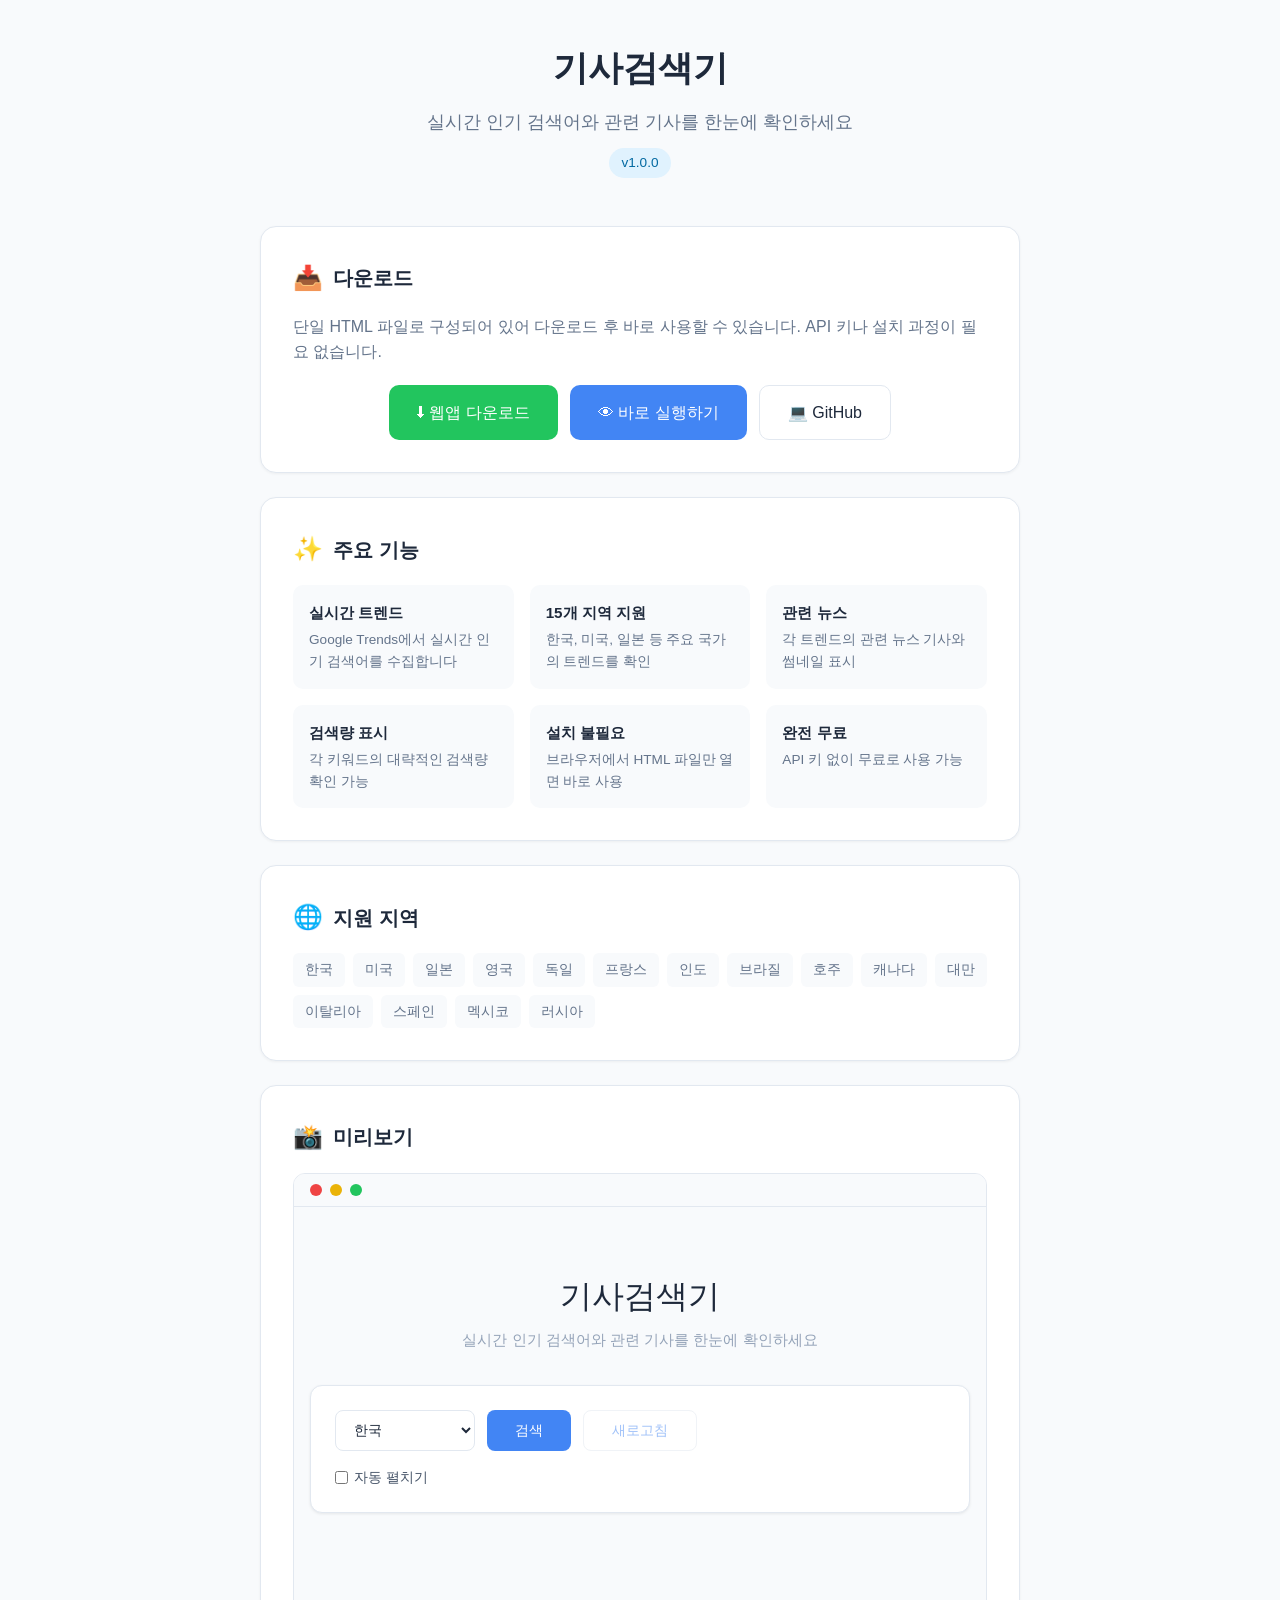
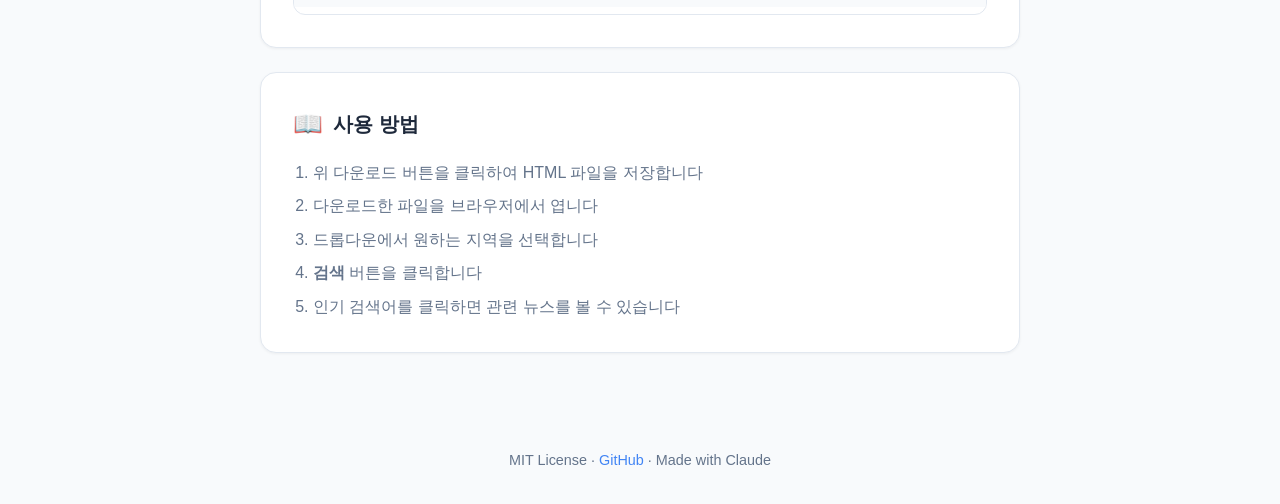
<file: index.html>
<!DOCTYPE html>
<html lang="ko">
<head>
    <meta charset="UTF-8">
    <meta name="viewport" content="width=device-width, initial-scale=1.0">
    <title>기사검색기 - 다운로드</title>
    <style>
        :root {
            --bg: #f8fafc;
            --card: #ffffff;
            --text: #1e293b;
            --text-secondary: #64748b;
            --accent: #4285f4;
            --accent-hover: #3367d6;
            --border: #e2e8f0;
            --green: #22c55e;
        }

        * { margin: 0; padding: 0; box-sizing: border-box; }

        body {
            font-family: -apple-system, BlinkMacSystemFont, 'Segoe UI', Roboto, sans-serif;
            background: var(--bg);
            color: var(--text);
            min-height: 100vh;
            line-height: 1.6;
        }

        .container {
            max-width: 800px;
            margin: 0 auto;
            padding: 40px 20px;
        }

        header {
            text-align: center;
            margin-bottom: 48px;
        }

        h1 {
            font-size: 2.2rem;
            font-weight: 600;
            margin-bottom: 12px;
        }

        h1 span:nth-child(1) { color: #4285f4; }
        h1 span:nth-child(2) { color: #ea4335; }
        h1 span:nth-child(3) { color: #fbbc04; }
        h1 span:nth-child(4) { color: #34a853; }

        header p {
            color: var(--text-secondary);
            font-size: 1.1rem;
        }

        .badge {
            display: inline-block;
            background: #e0f2fe;
            color: #0369a1;
            padding: 4px 12px;
            border-radius: 20px;
            font-size: 0.85rem;
            font-weight: 500;
            margin-top: 12px;
        }

        .card {
            background: var(--card);
            border: 1px solid var(--border);
            border-radius: 16px;
            padding: 32px;
            margin-bottom: 24px;
            box-shadow: 0 1px 3px rgba(0,0,0,0.05);
        }

        .card h2 {
            font-size: 1.25rem;
            margin-bottom: 16px;
            display: flex;
            align-items: center;
            gap: 10px;
        }

        .card h2 .icon {
            font-size: 1.5rem;
        }

        .features {
            display: grid;
            grid-template-columns: repeat(auto-fit, minmax(200px, 1fr));
            gap: 16px;
        }

        .feature {
            padding: 16px;
            background: var(--bg);
            border-radius: 10px;
        }

        .feature h3 {
            font-size: 0.95rem;
            margin-bottom: 4px;
        }

        .feature p {
            font-size: 0.85rem;
            color: var(--text-secondary);
        }

        .btn-group {
            display: flex;
            gap: 12px;
            flex-wrap: wrap;
            justify-content: center;
            margin-top: 8px;
        }

        .btn {
            display: inline-flex;
            align-items: center;
            gap: 8px;
            padding: 14px 28px;
            border-radius: 10px;
            font-size: 1rem;
            font-weight: 500;
            text-decoration: none;
            cursor: pointer;
            border: none;
            transition: all 0.15s;
        }

        .btn-primary {
            background: var(--accent);
            color: #fff;
        }

        .btn-primary:hover {
            background: var(--accent-hover);
            transform: translateY(-1px);
            box-shadow: 0 4px 12px rgba(66,133,244,0.25);
        }

        .btn-secondary {
            background: var(--card);
            color: var(--text);
            border: 1px solid var(--border);
        }

        .btn-secondary:hover {
            background: var(--bg);
        }

        .btn-success {
            background: var(--green);
            color: #fff;
        }

        .btn-success:hover {
            background: #16a34a;
            transform: translateY(-1px);
        }

        .preview {
            border: 1px solid var(--border);
            border-radius: 12px;
            overflow: hidden;
            margin-top: 16px;
        }

        .preview iframe {
            width: 100%;
            height: 400px;
            border: none;
        }

        .preview-header {
            background: var(--bg);
            padding: 10px 16px;
            border-bottom: 1px solid var(--border);
            display: flex;
            align-items: center;
            gap: 8px;
        }

        .preview-dot {
            width: 12px;
            height: 12px;
            border-radius: 50%;
        }

        .preview-dot.red { background: #ef4444; }
        .preview-dot.yellow { background: #eab308; }
        .preview-dot.green { background: #22c55e; }

        .regions {
            display: flex;
            flex-wrap: wrap;
            gap: 8px;
            margin-top: 12px;
        }

        .region-tag {
            background: var(--bg);
            padding: 6px 12px;
            border-radius: 6px;
            font-size: 0.85rem;
            color: var(--text-secondary);
        }

        footer {
            text-align: center;
            padding: 32px 20px;
            color: var(--text-secondary);
            font-size: 0.9rem;
        }

        footer a {
            color: var(--accent);
            text-decoration: none;
        }

        footer a:hover {
            text-decoration: underline;
        }

        @media (max-width: 600px) {
            h1 { font-size: 1.6rem; }
            .card { padding: 20px; }
            .btn { width: 100%; justify-content: center; }
        }
    </style>
</head>
<body>
    <div class="container">
        <header>
            <h1>기사검색기</h1>
            <p>실시간 인기 검색어와 관련 기사를 한눈에 확인하세요</p>
            <span class="badge">v1.0.0</span>
        </header>

        <!-- Download -->
        <div class="card">
            <h2><span class="icon">&#128229;</span> 다운로드</h2>
            <p style="color: var(--text-secondary); margin-bottom: 20px;">
                단일 HTML 파일로 구성되어 있어 다운로드 후 바로 사용할 수 있습니다. API 키나 설치 과정이 필요 없습니다.
            </p>
            <div class="btn-group">
                <a href="google-trends-threat-webapp/index.html" download="기사검색기.html" class="btn btn-success">
                    &#11015; 웹앱 다운로드
                </a>
                <a href="google-trends-threat-webapp/index.html" target="_blank" class="btn btn-primary">
                    &#128065; 바로 실행하기
                </a>
                <a href="https://github.com/roy-so-chae/Test" target="_blank" class="btn btn-secondary">
                    &#128187; GitHub
                </a>
            </div>
        </div>

        <!-- Features -->
        <div class="card">
            <h2><span class="icon">&#10024;</span> 주요 기능</h2>
            <div class="features">
                <div class="feature">
                    <h3>실시간 트렌드</h3>
                    <p>Google Trends에서 실시간 인기 검색어를 수집합니다</p>
                </div>
                <div class="feature">
                    <h3>15개 지역 지원</h3>
                    <p>한국, 미국, 일본 등 주요 국가의 트렌드를 확인</p>
                </div>
                <div class="feature">
                    <h3>관련 뉴스</h3>
                    <p>각 트렌드의 관련 뉴스 기사와 썸네일 표시</p>
                </div>
                <div class="feature">
                    <h3>검색량 표시</h3>
                    <p>각 키워드의 대략적인 검색량 확인 가능</p>
                </div>
                <div class="feature">
                    <h3>설치 불필요</h3>
                    <p>브라우저에서 HTML 파일만 열면 바로 사용</p>
                </div>
                <div class="feature">
                    <h3>완전 무료</h3>
                    <p>API 키 없이 무료로 사용 가능</p>
                </div>
            </div>
        </div>

        <!-- Regions -->
        <div class="card">
            <h2><span class="icon">&#127760;</span> 지원 지역</h2>
            <div class="regions">
                <span class="region-tag">한국</span>
                <span class="region-tag">미국</span>
                <span class="region-tag">일본</span>
                <span class="region-tag">영국</span>
                <span class="region-tag">독일</span>
                <span class="region-tag">프랑스</span>
                <span class="region-tag">인도</span>
                <span class="region-tag">브라질</span>
                <span class="region-tag">호주</span>
                <span class="region-tag">캐나다</span>
                <span class="region-tag">대만</span>
                <span class="region-tag">이탈리아</span>
                <span class="region-tag">스페인</span>
                <span class="region-tag">멕시코</span>
                <span class="region-tag">러시아</span>
            </div>
        </div>

        <!-- Preview -->
        <div class="card">
            <h2><span class="icon">&#128248;</span> 미리보기</h2>
            <div class="preview">
                <div class="preview-header">
                    <span class="preview-dot red"></span>
                    <span class="preview-dot yellow"></span>
                    <span class="preview-dot green"></span>
                </div>
                <iframe src="google-trends-threat-webapp/index.html" title="Preview"></iframe>
            </div>
        </div>

        <!-- Usage -->
        <div class="card">
            <h2><span class="icon">&#128214;</span> 사용 방법</h2>
            <ol style="padding-left: 20px; color: var(--text-secondary);">
                <li style="margin-bottom: 8px;">위 다운로드 버튼을 클릭하여 HTML 파일을 저장합니다</li>
                <li style="margin-bottom: 8px;">다운로드한 파일을 브라우저에서 엽니다</li>
                <li style="margin-bottom: 8px;">드롭다운에서 원하는 지역을 선택합니다</li>
                <li style="margin-bottom: 8px;"><strong>검색</strong> 버튼을 클릭합니다</li>
                <li>인기 검색어를 클릭하면 관련 뉴스를 볼 수 있습니다</li>
            </ol>
        </div>
    </div>

    <footer>
        <p>
            MIT License &middot;
            <a href="https://github.com/roy-so-chae/Test">GitHub</a> &middot;
            Made with Claude
        </p>
    </footer>
</body>
</html>
</file>
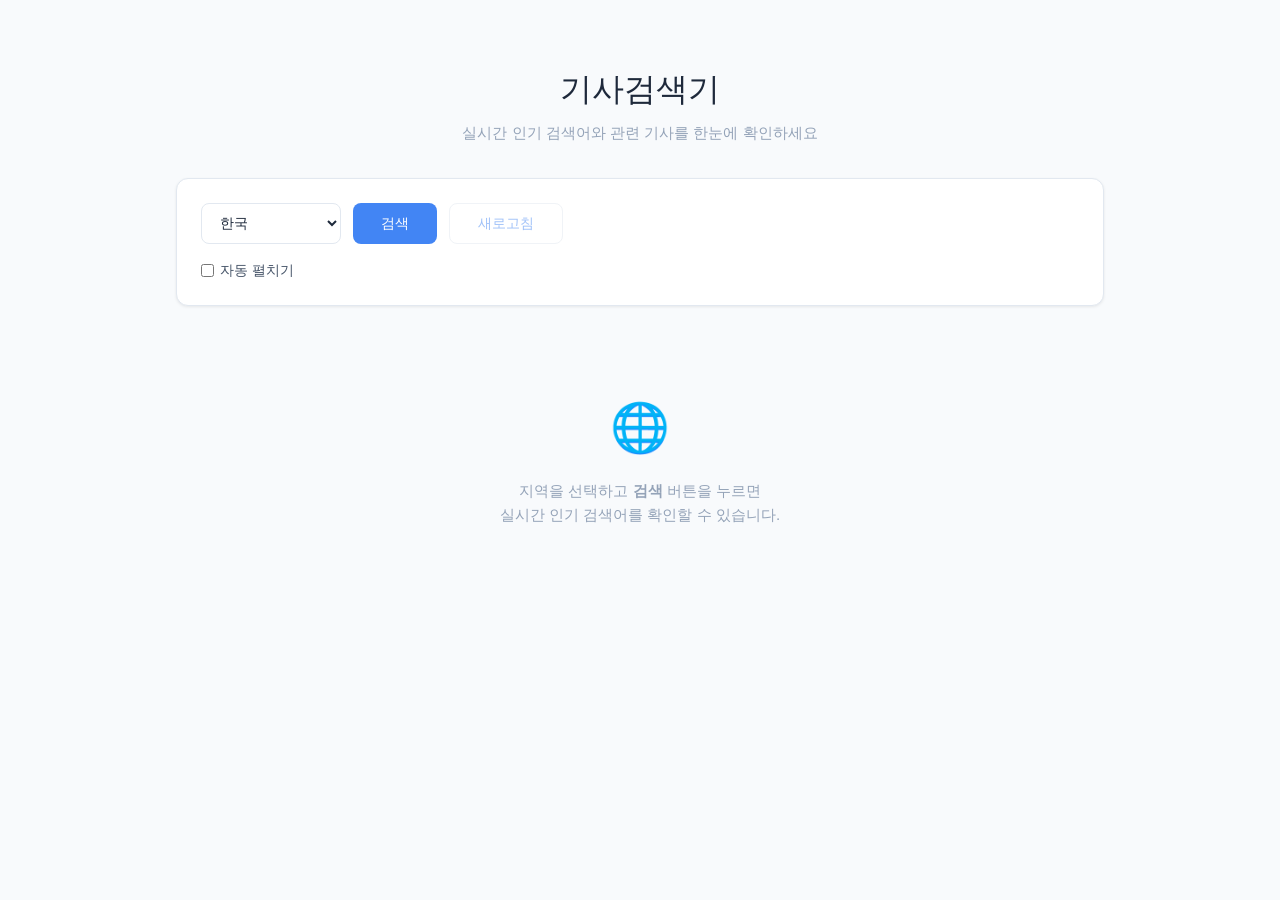
<file: google-trends-threat-webapp/index.html>
<!DOCTYPE html>
<html lang="ko">
<head>
    <meta charset="UTF-8">
    <meta name="viewport" content="width=device-width, initial-scale=1.0">
    <title>기사검색기 v1.0.0</title>
    <style>
        :root {
            --bg-primary: #f8fafc;
            --bg-secondary: #ffffff;
            --bg-card: #ffffff;
            --text-primary: #1e293b;
            --text-secondary: #475569;
            --text-muted: #94a3b8;
            --accent: #4285f4;
            --accent-hover: #3367d6;
            --accent-light: #e8f0fe;
            --border: #e2e8f0;
            --red: #ea4335;
            --yellow: #fbbc04;
            --green: #34a853;
            --shadow: 0 1px 3px rgba(0,0,0,0.08);
            --shadow-lg: 0 4px 16px rgba(0,0,0,0.1);
        }

        * { margin: 0; padding: 0; box-sizing: border-box; }

        body {
            font-family: 'Google Sans', -apple-system, BlinkMacSystemFont, 'Segoe UI', Roboto, sans-serif;
            background: var(--bg-primary);
            color: var(--text-primary);
            min-height: 100vh;
            line-height: 1.6;
        }

        .app {
            max-width: 960px;
            margin: 0 auto;
            padding: 24px 16px;
        }

        /* Header */
        header {
            text-align: center;
            padding: 40px 20px 32px;
        }

        header h1 {
            font-size: 2rem;
            font-weight: 400;
            margin-bottom: 6px;
        }

        header h1 span:nth-child(1) { color: #4285f4; }
        header h1 span:nth-child(2) { color: #ea4335; }
        header h1 span:nth-child(3) { color: #fbbc04; }
        header h1 span:nth-child(4) { color: #34a853; }

        header p {
            color: var(--text-muted);
            font-size: 0.95rem;
        }

        /* Search Area */
        .search-area {
            background: var(--bg-secondary);
            border-radius: 12px;
            padding: 24px;
            box-shadow: var(--shadow);
            border: 1px solid var(--border);
            margin-bottom: 24px;
        }

        .search-row {
            display: flex;
            gap: 12px;
            margin-bottom: 16px;
        }

        .search-row select {
            background: var(--bg-secondary);
            border: 1px solid var(--border);
            border-radius: 8px;
            padding: 10px 14px;
            font-size: 0.9rem;
            color: var(--text-primary);
            cursor: pointer;
            min-width: 140px;
        }

        .search-row select:focus {
            outline: none;
            border-color: var(--accent);
        }

        .btn {
            padding: 10px 28px;
            border: none;
            border-radius: 8px;
            font-size: 0.9rem;
            font-weight: 500;
            cursor: pointer;
            transition: all 0.15s;
        }

        .btn-primary {
            background: var(--accent);
            color: #fff;
        }

        .btn-primary:hover:not(:disabled) {
            background: var(--accent-hover);
            box-shadow: 0 2px 8px rgba(66,133,244,0.3);
        }

        .btn-outline {
            background: transparent;
            color: var(--accent);
            border: 1px solid var(--border);
        }

        .btn-outline:hover:not(:disabled) {
            background: var(--accent-light);
        }

        .btn:disabled { opacity: 0.5; cursor: not-allowed; }

        .search-options {
            display: flex;
            align-items: center;
            gap: 16px;
            flex-wrap: wrap;
        }

        .search-options label {
            font-size: 0.85rem;
            color: var(--text-secondary);
            display: flex;
            align-items: center;
            gap: 6px;
            cursor: pointer;
        }

        /* Loading */
        .loading {
            display: none;
            text-align: center;
            padding: 40px;
        }

        .loading.active { display: block; }

        .spinner {
            width: 36px;
            height: 36px;
            border: 3px solid var(--border);
            border-top-color: var(--accent);
            border-radius: 50%;
            animation: spin 0.7s linear infinite;
            margin: 0 auto 12px;
        }

        @keyframes spin { to { transform: rotate(360deg); } }

        .loading-text {
            color: var(--text-muted);
            font-size: 0.9rem;
        }

        /* Info Bar */
        .info-bar {
            display: none;
            align-items: center;
            justify-content: space-between;
            padding: 12px 0;
            margin-bottom: 8px;
            font-size: 0.85rem;
            color: var(--text-muted);
            flex-wrap: wrap;
            gap: 8px;
        }

        .info-bar.active { display: flex; }

        /* Trend List */
        .trend-list {
            display: flex;
            flex-direction: column;
            gap: 10px;
        }

        .trend-card {
            background: var(--bg-card);
            border: 1px solid var(--border);
            border-radius: 10px;
            overflow: hidden;
            transition: box-shadow 0.15s;
        }

        .trend-card:hover {
            box-shadow: var(--shadow-lg);
        }

        .trend-header {
            display: flex;
            align-items: center;
            padding: 16px 20px;
            gap: 16px;
            cursor: pointer;
            user-select: none;
        }

        .trend-rank {
            font-size: 1.1rem;
            font-weight: 700;
            color: var(--text-muted);
            min-width: 32px;
            text-align: center;
        }

        .trend-rank.top3 { color: var(--accent); }

        .trend-body {
            flex: 1;
            min-width: 0;
        }

        .trend-title {
            font-size: 1rem;
            font-weight: 500;
            color: var(--text-primary);
            margin-bottom: 2px;
        }

        .trend-meta {
            font-size: 0.8rem;
            color: var(--text-muted);
            display: flex;
            gap: 12px;
            flex-wrap: wrap;
        }

        .trend-traffic {
            color: var(--accent);
            font-weight: 600;
        }

        .arrow {
            color: var(--text-muted);
            font-size: 0.8rem;
            transition: transform 0.2s;
        }

        .trend-card.open .arrow { transform: rotate(180deg); }

        /* Detail */
        .trend-detail {
            display: none;
            padding: 0 20px 20px;
            padding-left: 68px;
        }

        .trend-card.open .trend-detail { display: block; }

        .trend-desc {
            font-size: 0.9rem;
            color: var(--text-secondary);
            margin-bottom: 12px;
            line-height: 1.6;
        }

        .news-list {
            display: flex;
            flex-direction: column;
            gap: 8px;
        }

        .news-item {
            display: flex;
            gap: 12px;
            padding: 10px 14px;
            background: var(--bg-primary);
            border-radius: 8px;
            text-decoration: none;
            color: inherit;
            transition: background 0.15s;
            align-items: flex-start;
        }

        .news-item:hover { background: var(--accent-light); }

        .news-img {
            width: 72px;
            height: 48px;
            object-fit: cover;
            border-radius: 6px;
            flex-shrink: 0;
            background: var(--border);
        }

        .news-content { flex: 1; min-width: 0; }

        .news-title {
            font-size: 0.85rem;
            font-weight: 500;
            color: var(--text-primary);
            line-height: 1.4;
            margin-bottom: 2px;
        }

        .news-source {
            font-size: 0.75rem;
            color: var(--text-muted);
        }

        .google-link {
            display: inline-block;
            margin-top: 10px;
            font-size: 0.85rem;
            color: var(--accent);
            text-decoration: none;
        }

        .google-link:hover { text-decoration: underline; }

        /* Empty */
        .empty-state {
            text-align: center;
            padding: 60px 20px;
            color: var(--text-muted);
        }

        .empty-state .icon { font-size: 3rem; margin-bottom: 12px; }
        .empty-state p { font-size: 0.95rem; }

        /* Toast */
        .toast-box {
            position: fixed;
            top: 16px;
            right: 16px;
            z-index: 999;
            display: flex;
            flex-direction: column;
            gap: 8px;
        }

        .toast {
            padding: 10px 18px;
            border-radius: 8px;
            font-size: 0.85rem;
            animation: slideIn 0.25s ease-out;
            box-shadow: var(--shadow-lg);
        }

        .toast-error { background: #fef2f2; color: var(--red); border: 1px solid #fecaca; }
        .toast-success { background: #f0fdf4; color: var(--green); border: 1px solid #bbf7d0; }
        .toast-info { background: #eff6ff; color: var(--accent); border: 1px solid #bfdbfe; }

        @keyframes slideIn {
            from { transform: translateX(100%); opacity: 0; }
            to { transform: translateX(0); opacity: 1; }
        }

        @media (max-width: 600px) {
            header h1 { font-size: 1.5rem; }
            .search-row { flex-direction: column; }
            .search-row select { min-width: auto; }
            .trend-detail { padding-left: 20px; }
            .trend-header { gap: 10px; padding: 12px 14px; }
        }
    </style>
</head>
<body>
    <div class="app">
        <header>
            <h1>기사검색기</h1>
            <p>실시간 인기 검색어와 관련 기사를 한눈에 확인하세요</p>
        </header>

        <!-- Search -->
        <div class="search-area">
            <div class="search-row">
                <select id="region">
                    <option value="KR">한국</option>
                    <option value="US">미국</option>
                    <option value="JP">일본</option>
                    <option value="GB">영국</option>
                    <option value="DE">독일</option>
                    <option value="FR">프랑스</option>
                    <option value="IN">인도</option>
                    <option value="BR">브라질</option>
                    <option value="AU">호주</option>
                    <option value="CA">캐나다</option>
                    <option value="TW">대만</option>
                    <option value="IT">이탈리아</option>
                    <option value="ES">스페인</option>
                    <option value="MX">멕시코</option>
                    <option value="RU">러시아</option>
                </select>
                <button class="btn btn-primary" id="btnFetch" onclick="fetchTrends()">검색</button>
                <button class="btn btn-outline" id="btnRefresh" onclick="fetchTrends()" disabled>새로고침</button>
            </div>
            <div class="search-options">
                <label><input type="checkbox" id="autoExpand"> 자동 펼치기</label>
            </div>
        </div>

        <!-- Loading -->
        <div class="loading" id="loading">
            <div class="spinner"></div>
            <div class="loading-text">Google 트렌드를 가져오는 중...</div>
        </div>

        <!-- Info Bar -->
        <div class="info-bar" id="infoBar">
            <span id="infoText"></span>
            <span id="infoTime"></span>
        </div>

        <!-- Trend List -->
        <div id="trendList">
            <div class="empty-state">
                <div class="icon">&#127760;</div>
                <p>지역을 선택하고 <strong>검색</strong> 버튼을 누르면<br>실시간 인기 검색어를 확인할 수 있습니다.</p>
            </div>
        </div>
    </div>

    <div class="toast-box" id="toastBox"></div>

    <script>
        const PROXY = 'https://api.allorigins.win/raw?url=';

        // Init
        document.addEventListener('DOMContentLoaded', () => {
            const saved = localStorage.getItem('gt_region');
            if (saved) document.getElementById('region').value = saved;
        });

        // Toast
        function toast(msg, type = 'info') {
            const box = document.getElementById('toastBox');
            const el = document.createElement('div');
            el.className = `toast toast-${type}`;
            el.textContent = msg;
            box.appendChild(el);
            setTimeout(() => el.remove(), 3500);
        }

        // Fetch
        async function fetchTrends() {
            const region = document.getElementById('region').value;
            localStorage.setItem('gt_region', region);

            const btnFetch = document.getElementById('btnFetch');
            const btnRefresh = document.getElementById('btnRefresh');
            const loading = document.getElementById('loading');

            btnFetch.disabled = true;
            btnRefresh.disabled = true;
            loading.classList.add('active');

            try {
                const rssUrl = `https://trends.google.com/trending/rss?geo=${region}`;
                const res = await fetch(`${PROXY}${encodeURIComponent(rssUrl)}`);
                if (!res.ok) throw new Error(`요청 실패 (${res.status})`);

                const xml = await res.text();
                const trends = parseRSS(xml);

                if (trends.length === 0) {
                    toast('트렌드 데이터가 없습니다. 다른 지역을 시도해보세요.', 'error');
                    return;
                }

                renderTrends(trends);
                toast(`${trends.length}개의 인기 검색어를 가져왔습니다.`, 'success');
            } catch (err) {
                toast(`오류: ${err.message}`, 'error');
                console.error(err);
            } finally {
                btnFetch.disabled = false;
                btnRefresh.disabled = false;
                loading.classList.remove('active');
            }
        }

        // Parse RSS
        function parseRSS(xml) {
            const parser = new DOMParser();
            const doc = parser.parseFromString(xml, 'text/xml');
            const items = doc.querySelectorAll('item');
            const list = [];

            items.forEach(item => {
                const title = item.querySelector('title')?.textContent || '';
                const traffic = item.querySelector('ht\\:approx_traffic, approx_traffic')?.textContent || '';
                const desc = item.querySelector('description')?.textContent || '';
                const link = item.querySelector('link')?.textContent || '';
                const pubDate = item.querySelector('pubDate')?.textContent || '';
                const picture = item.querySelector('ht\\:picture, picture')?.textContent || '';

                const newsItems = item.querySelectorAll('ht\\:news_item, news_item');
                const articles = [];
                newsItems.forEach(ni => {
                    const nTitle = ni.querySelector('ht\\:news_item_title, news_item_title')?.textContent || '';
                    const nUrl = ni.querySelector('ht\\:news_item_url, news_item_url')?.textContent || '';
                    const nSource = ni.querySelector('ht\\:news_item_source, news_item_source')?.textContent || '';
                    const nPicture = ni.querySelector('ht\\:news_item_picture, news_item_picture')?.textContent || '';
                    if (nTitle) articles.push({ title: nTitle, url: nUrl, source: nSource, picture: nPicture });
                });

                list.push({ title, traffic, desc, link, pubDate, picture, articles });
            });

            return list;
        }

        // Render
        function renderTrends(trends) {
            const container = document.getElementById('trendList');
            const infoBar = document.getElementById('infoBar');
            const autoExpand = document.getElementById('autoExpand').checked;
            const regionLabel = document.getElementById('region').selectedOptions[0].text;

            infoBar.classList.add('active');
            document.getElementById('infoText').textContent = `${regionLabel} 인기 검색어 ${trends.length}개`;
            document.getElementById('infoTime').textContent = new Date().toLocaleString('ko-KR');

            container.innerHTML = '<div class="trend-list">' + trends.map((t, i) => {
                const rank = i + 1;
                const dateStr = t.pubDate ? formatDate(t.pubDate) : '';
                const openClass = autoExpand ? ' open' : '';

                const articlesHTML = t.articles.map(a => {
                    const imgHTML = a.picture
                        ? `<img class="news-img" src="${a.picture}" alt="" loading="lazy" onerror="this.style.display='none'">`
                        : '';
                    return `<a href="${escapeHtml(a.url)}" target="_blank" rel="noopener" class="news-item">
                        ${imgHTML}
                        <div class="news-content">
                            <div class="news-title">${escapeHtml(a.title)}</div>
                            <div class="news-source">${escapeHtml(a.source)}</div>
                        </div>
                    </a>`;
                }).join('');

                return `
                <div class="trend-card${openClass}">
                    <div class="trend-header" onclick="this.parentElement.classList.toggle('open')">
                        <div class="trend-rank${rank <= 3 ? ' top3' : ''}">${rank}</div>
                        <div class="trend-body">
                            <div class="trend-title">${escapeHtml(t.title)}</div>
                            <div class="trend-meta">
                                ${t.traffic ? `<span class="trend-traffic">${escapeHtml(t.traffic)}+ 검색</span>` : ''}
                                ${dateStr ? `<span>${dateStr}</span>` : ''}
                            </div>
                        </div>
                        <span class="arrow">&#9660;</span>
                    </div>
                    <div class="trend-detail">
                        ${t.desc ? `<div class="trend-desc">${escapeHtml(t.desc)}</div>` : ''}
                        ${articlesHTML ? `<div class="news-list">${articlesHTML}</div>` : ''}
                        ${t.link ? `<a class="google-link" href="${escapeHtml(t.link)}" target="_blank" rel="noopener">Google에서 더 보기 &rarr;</a>` : ''}
                    </div>
                </div>`;
            }).join('') + '</div>';
        }

        // Helpers
        function escapeHtml(str) {
            const d = document.createElement('div');
            d.textContent = str;
            return d.innerHTML;
        }

        function formatDate(dateStr) {
            try {
                const d = new Date(dateStr);
                const now = new Date();
                const diff = now - d;
                const mins = Math.floor(diff / 60000);
                const hours = Math.floor(diff / 3600000);

                if (mins < 60) return `${mins}분 전`;
                if (hours < 24) return `${hours}시간 전`;
                return d.toLocaleDateString('ko-KR', { month: 'short', day: 'numeric' });
            } catch {
                return dateStr;
            }
        }
    </script>
</body>
</html>
</file>
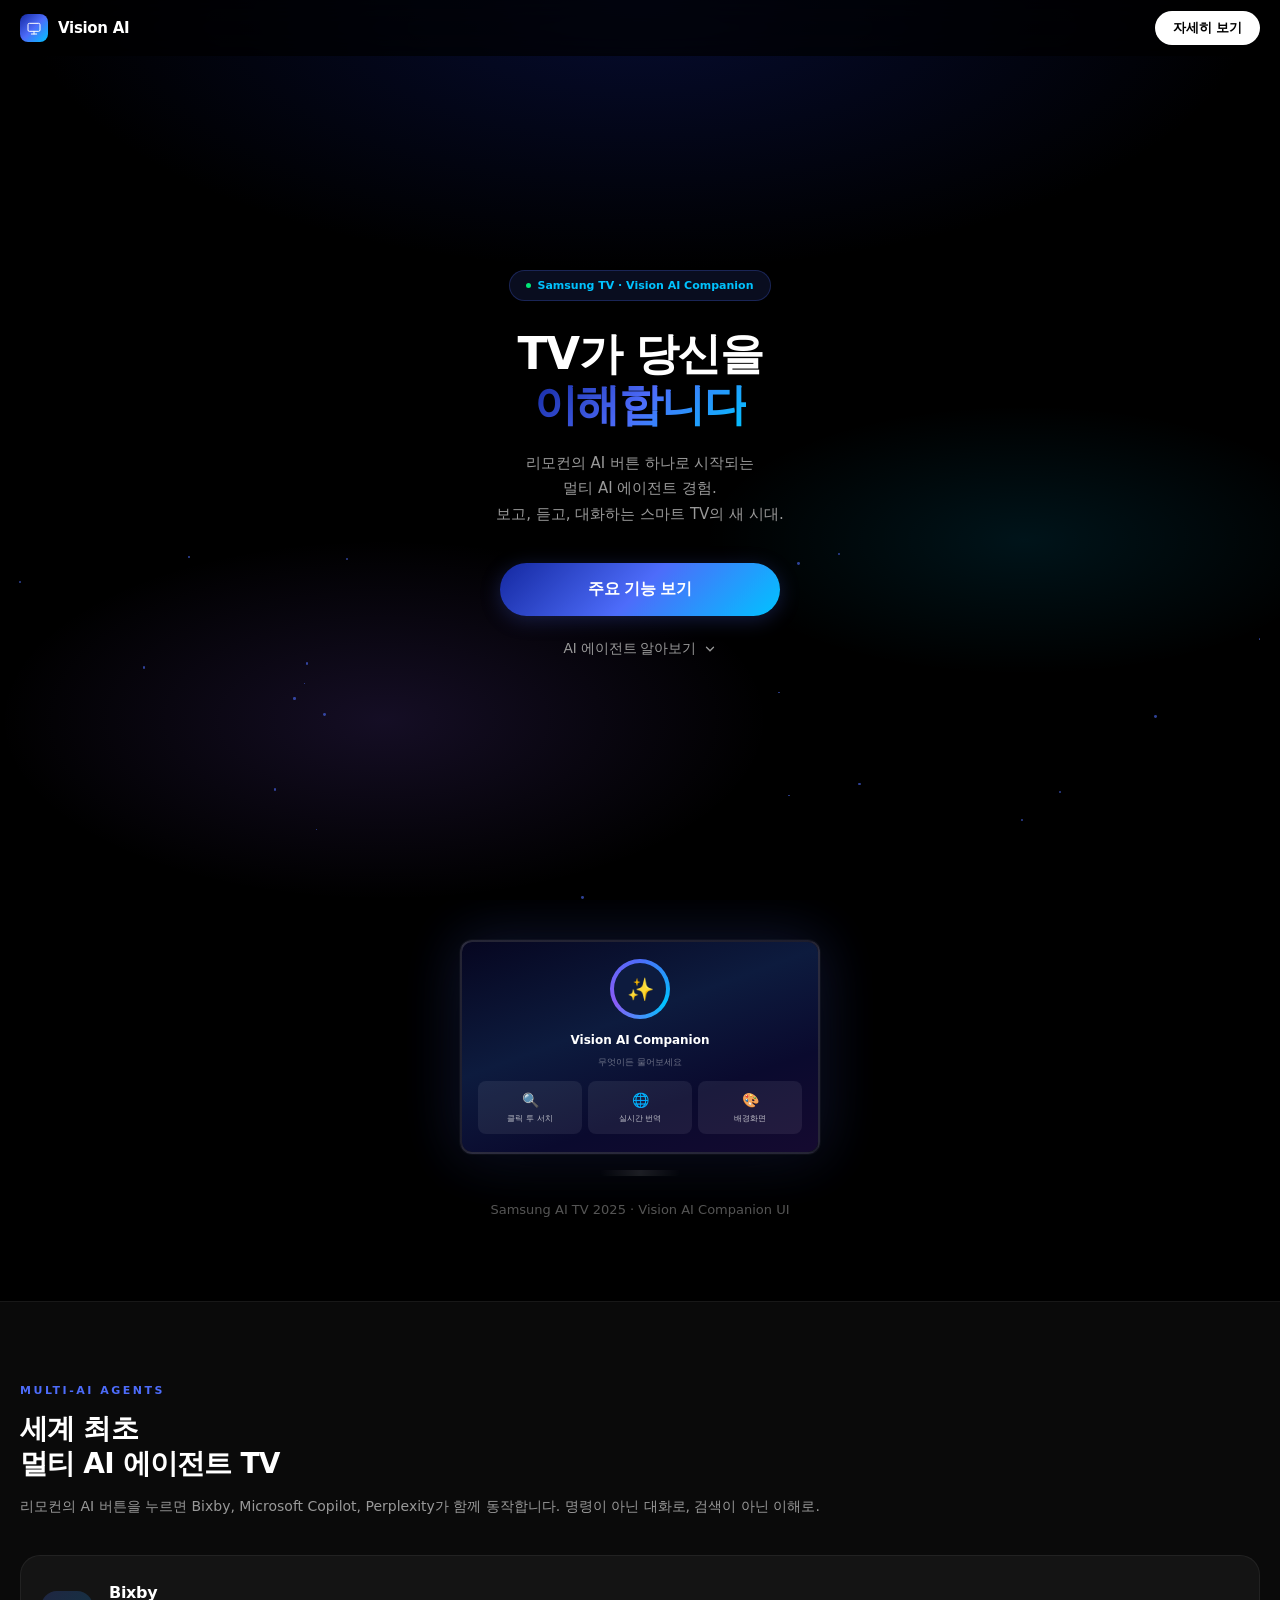
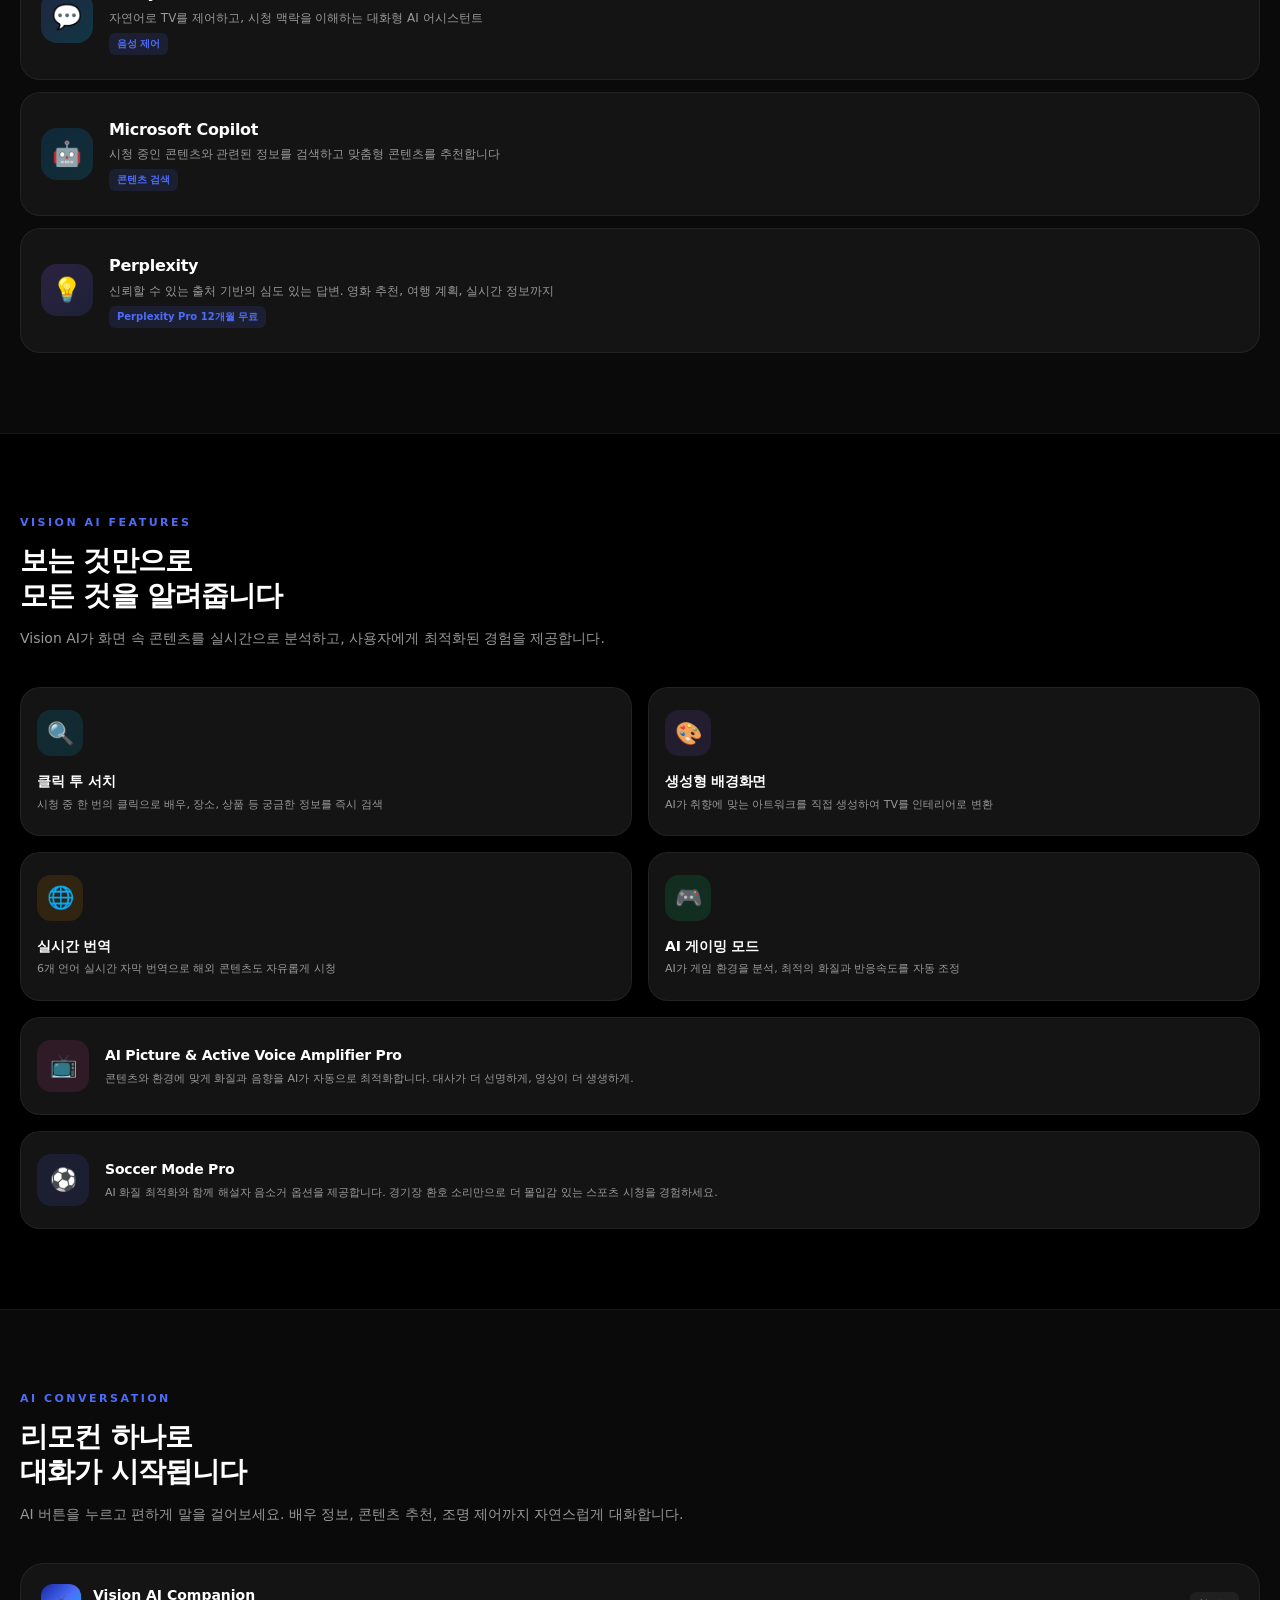
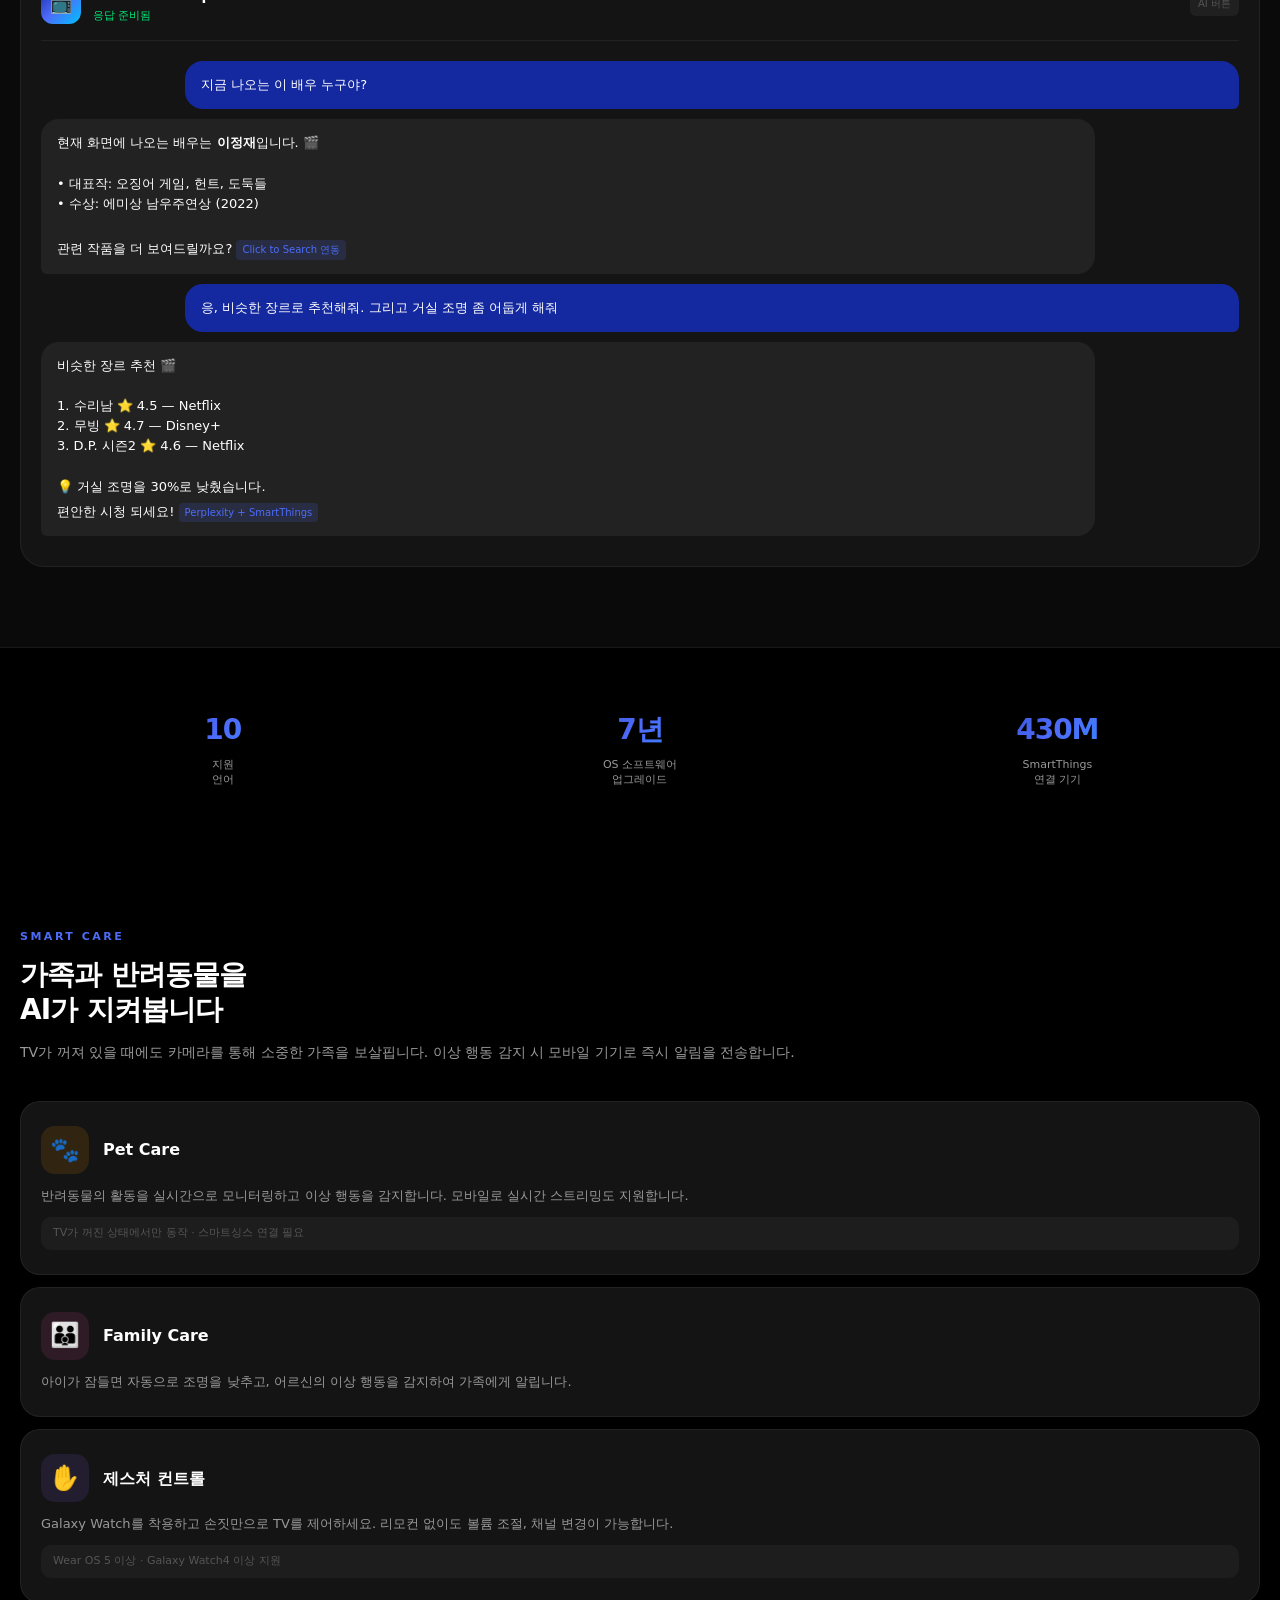
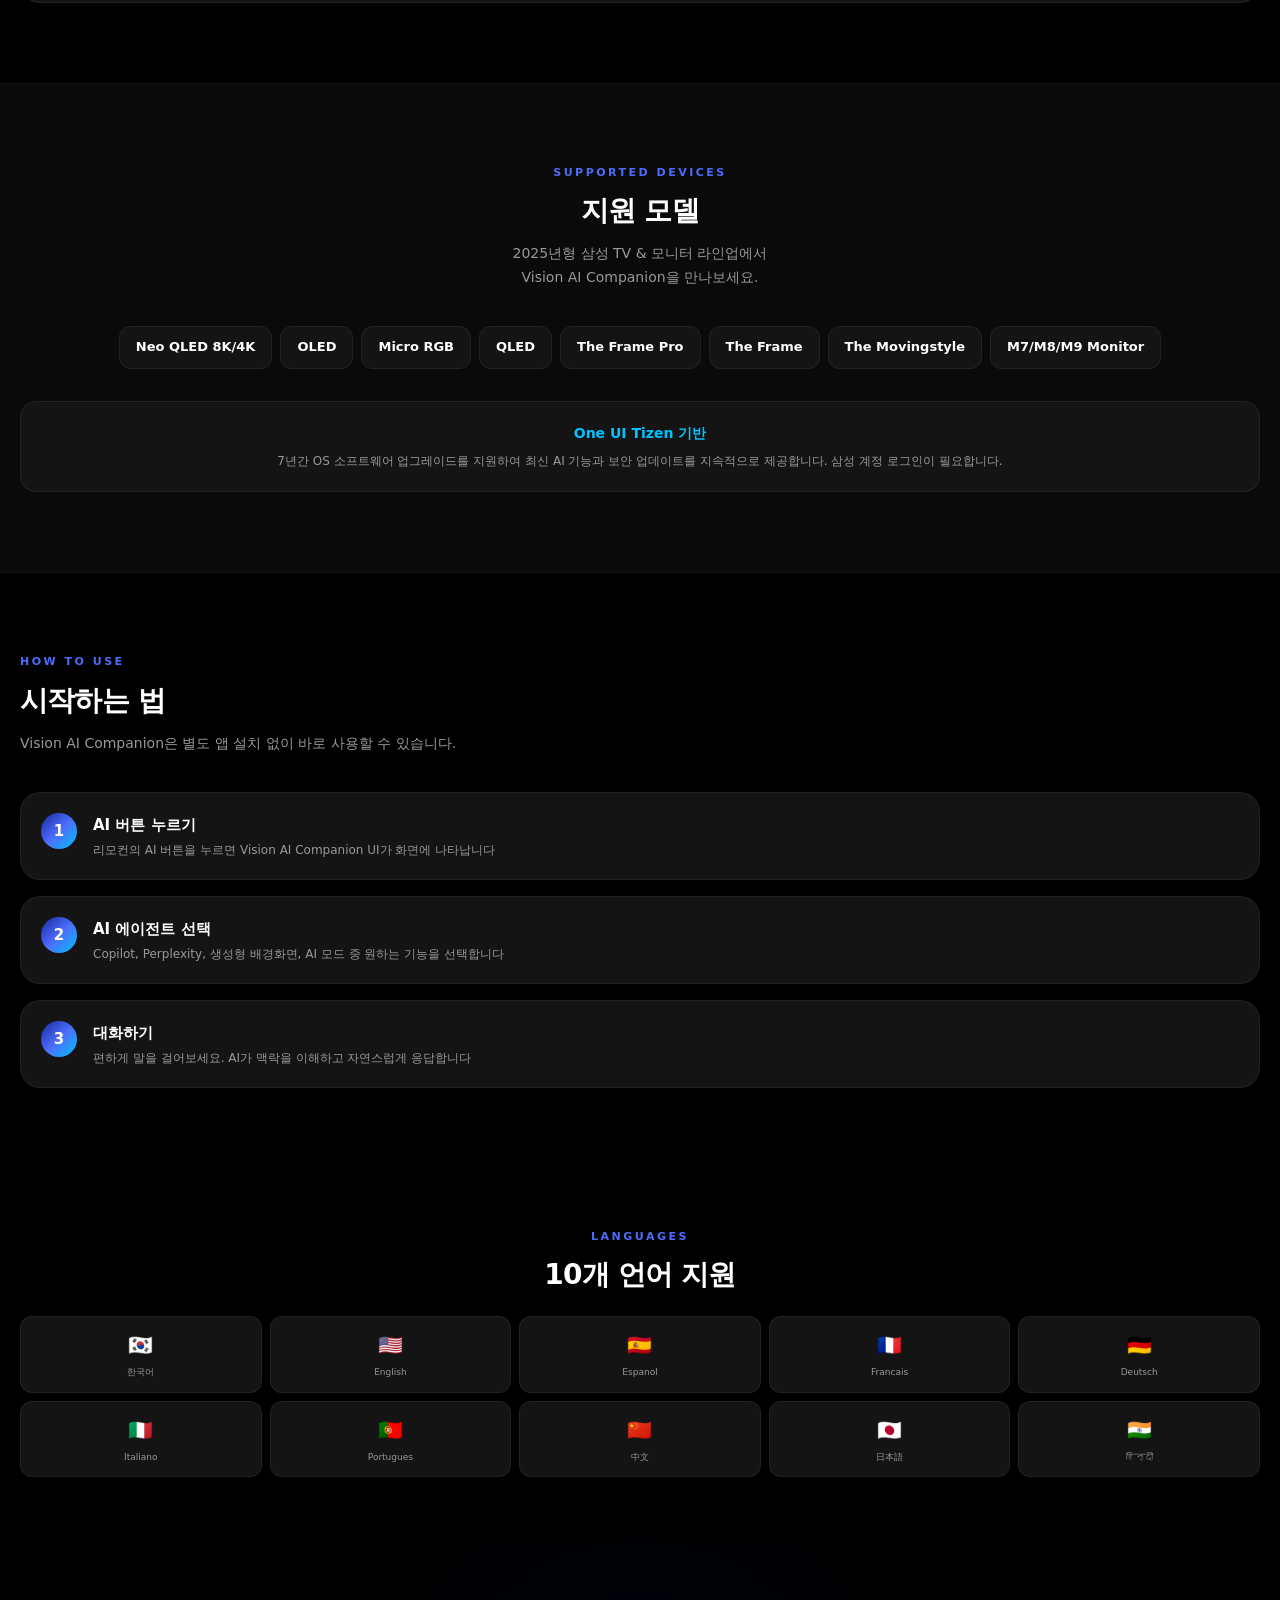
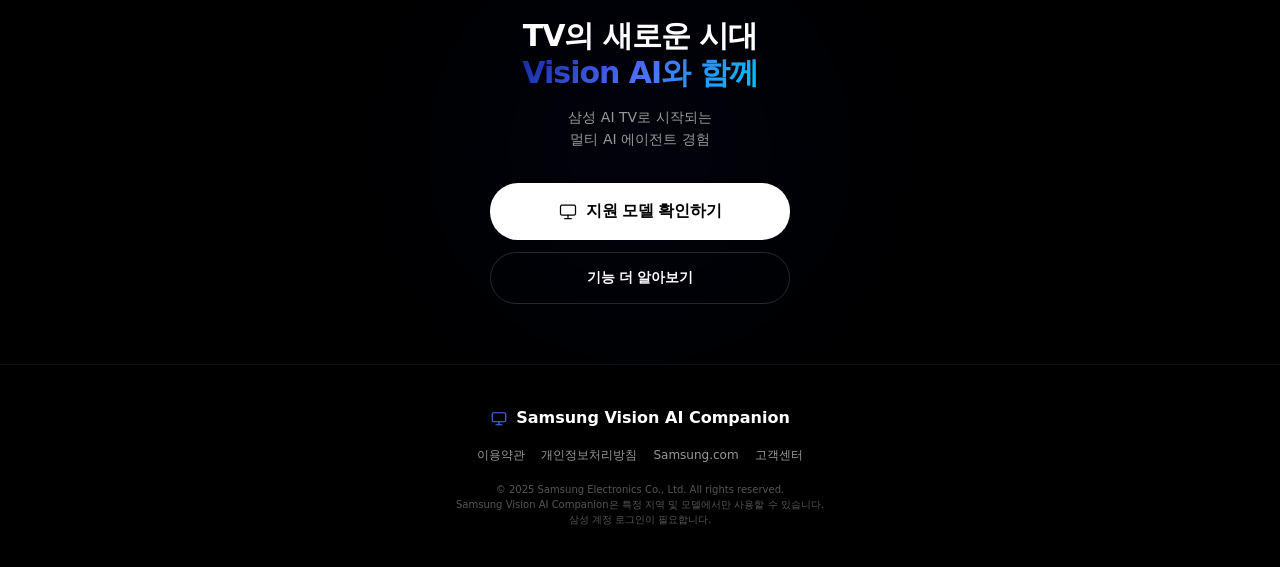
<file: samsung-vac/index.html>
<!DOCTYPE html>
<html lang="ko">
<head>
  <meta charset="UTF-8">
  <meta name="viewport" content="width=device-width, initial-scale=1.0, maximum-scale=1.0, user-scalable=no, viewport-fit=cover">
  <meta name="theme-color" content="#000000">
  <meta name="apple-mobile-web-app-capable" content="yes">
  <meta name="apple-mobile-web-app-status-bar-style" content="black-translucent">
  <meta name="mobile-web-app-capable" content="yes">
  <meta name="description" content="Samsung Vision AI Companion - TV가 당신을 이해하는 시대. AI가 만드는 새로운 시청 경험을 Galaxy S25에서 만나보세요.">
  <title>Samsung Vision AI Companion</title>
  <link rel="manifest" href="manifest.json">
  <style>
    *, *::before, *::after {
      margin: 0;
      padding: 0;
      box-sizing: border-box;
    }

    :root {
      --samsung-blue: #1428A0;
      --samsung-blue-light: #4D6CFA;
      --samsung-blue-glow: rgba(77, 108, 250, 0.25);
      --accent-cyan: #00C3FF;
      --accent-purple: #8B5CF6;
      --accent-green: #00E676;
      --gradient-main: linear-gradient(135deg, #1428A0 0%, #4D6CFA 50%, #00C3FF 100%);
      --gradient-warm: linear-gradient(135deg, #4D6CFA 0%, #8B5CF6 100%);
      --bg-primary: #000000;
      --bg-secondary: #0a0a0a;
      --bg-card: #141414;
      --bg-card-alt: #1a1a1a;
      --text-primary: #ffffff;
      --text-secondary: #999999;
      --text-tertiary: #555555;
      --border-color: rgba(255, 255, 255, 0.06);
      --border-light: rgba(255, 255, 255, 0.1);
    }

    html {
      scroll-behavior: smooth;
      -webkit-text-size-adjust: 100%;
      overflow-x: hidden;
    }

    body {
      font-family: 'SamsungOne', -apple-system, 'Pretendard', 'Noto Sans KR', system-ui, sans-serif;
      background: var(--bg-primary);
      color: var(--text-primary);
      line-height: 1.6;
      overflow-x: hidden;
      -webkit-font-smoothing: antialiased;
      padding-top: env(safe-area-inset-top, 0px);
      padding-bottom: env(safe-area-inset-bottom, 0px);
    }

    ::-webkit-scrollbar { width: 0; display: none; }

    /* ===== Loading ===== */
    .loader {
      position: fixed; inset: 0;
      background: #000;
      display: flex; flex-direction: column;
      align-items: center; justify-content: center;
      z-index: 9999;
      transition: opacity 0.5s ease, visibility 0.5s ease;
    }
    .loader.done { opacity: 0; visibility: hidden; pointer-events: none; }
    .loader-icon {
      width: 64px; height: 64px;
      border: 2px solid rgba(77,108,250,0.2);
      border-top-color: var(--samsung-blue-light);
      border-radius: 50%;
      animation: spin 1s linear infinite;
      margin-bottom: 20px;
    }
    .loader-text {
      font-size: 13px; color: var(--text-secondary);
      letter-spacing: 3px; text-transform: uppercase;
    }
    @keyframes spin { to { transform: rotate(360deg); } }

    /* ===== Nav ===== */
    .nav {
      position: fixed; top: 0; left: 0; right: 0;
      height: 56px;
      padding: env(safe-area-inset-top, 0px) 20px 0;
      background: rgba(0,0,0,0.7);
      backdrop-filter: blur(24px);
      -webkit-backdrop-filter: blur(24px);
      display: flex; align-items: center; justify-content: space-between;
      z-index: 1000;
      border-bottom: 1px solid transparent;
      transition: all 0.3s ease;
    }
    .nav.scrolled { border-bottom-color: var(--border-color); background: rgba(0,0,0,0.92); }
    .nav-brand {
      display: flex; align-items: center; gap: 10px;
      font-size: 15px; font-weight: 700; letter-spacing: -0.3px;
    }
    .nav-brand-icon {
      width: 28px; height: 28px;
      background: var(--gradient-main);
      border-radius: 8px;
      display: flex; align-items: center; justify-content: center;
    }
    .nav-brand-icon svg { width: 16px; height: 16px; }
    .nav-btn {
      padding: 8px 18px;
      background: white; color: black;
      border: none; border-radius: 20px;
      font-size: 13px; font-weight: 600;
      cursor: pointer; transition: transform 0.2s;
    }
    .nav-btn:active { transform: scale(0.95); }

    /* ===== Hero ===== */
    .hero {
      position: relative;
      min-height: 100dvh;
      display: flex; flex-direction: column;
      align-items: center; justify-content: center;
      padding: 100px 24px 60px;
      text-align: center;
      overflow: hidden;
    }
    .hero-bg-gradient {
      position: absolute; inset: 0; z-index: 0;
      background:
        radial-gradient(ellipse 80% 50% at 50% 0%, rgba(20,40,160,0.3) 0%, transparent 60%),
        radial-gradient(ellipse 60% 40% at 30% 80%, rgba(139,92,246,0.15) 0%, transparent 50%),
        radial-gradient(ellipse 50% 30% at 80% 60%, rgba(0,195,255,0.1) 0%, transparent 50%);
    }
    .hero-particle {
      position: absolute;
      width: 2px; height: 2px;
      background: rgba(77,108,250,0.6);
      border-radius: 50%;
      animation: float-up linear infinite;
    }
    @keyframes float-up {
      0% { transform: translateY(0) scale(1); opacity: 0; }
      10% { opacity: 1; }
      90% { opacity: 1; }
      100% { transform: translateY(-100vh) scale(0); opacity: 0; }
    }
    .hero-content { position: relative; z-index: 1; }
    .hero-chip {
      display: inline-flex; align-items: center; gap: 6px;
      padding: 6px 16px;
      background: rgba(77,108,250,0.12);
      border: 1px solid rgba(77,108,250,0.25);
      border-radius: 20px;
      font-size: 11px; font-weight: 600;
      color: var(--accent-cyan);
      margin-bottom: 28px;
      animation: fadeUp 0.8s ease 0.2s both;
    }
    .hero-chip-dot {
      width: 5px; height: 5px;
      background: var(--accent-green);
      border-radius: 50%;
      animation: blink 2s infinite;
    }
    @keyframes blink { 50% { opacity: 0.3; } }
    .hero-title {
      font-size: 40px; font-weight: 800;
      line-height: 1.15; letter-spacing: -1.5px;
      margin-bottom: 20px;
      animation: fadeUp 0.8s ease 0.4s both;
    }
    .grad { background: var(--gradient-main); -webkit-background-clip: text; -webkit-text-fill-color: transparent; background-clip: text; }
    .hero-desc {
      font-size: 15px; color: var(--text-secondary);
      line-height: 1.7; max-width: 300px;
      margin: 0 auto 36px;
      animation: fadeUp 0.8s ease 0.6s both;
    }
    .hero-buttons {
      display: flex; flex-direction: column; gap: 12px; align-items: center;
      animation: fadeUp 0.8s ease 0.8s both;
    }
    .btn-main {
      width: 100%; max-width: 280px;
      padding: 16px 32px;
      background: var(--gradient-main);
      color: white; border: none; border-radius: 28px;
      font-size: 16px; font-weight: 700;
      cursor: pointer;
      box-shadow: 0 4px 20px var(--samsung-blue-glow);
      transition: transform 0.2s;
    }
    .btn-main:active { transform: scale(0.97); }
    .btn-ghost {
      padding: 12px 20px;
      background: none; border: none;
      color: var(--text-secondary);
      font-size: 14px; font-weight: 500;
      cursor: pointer;
      display: flex; align-items: center; gap: 6px;
    }
    @keyframes fadeUp {
      from { opacity: 0; transform: translateY(20px); }
      to { opacity: 1; transform: translateY(0); }
    }

    /* ===== TV Mockup Section ===== */
    .tv-showcase {
      padding: 40px 16px 80px;
      text-align: center;
      overflow: hidden;
    }
    .tv-frame {
      position: relative;
      width: 100%; max-width: 360px;
      aspect-ratio: 16 / 9.5;
      margin: 0 auto 16px;
      border-radius: 12px;
      background: linear-gradient(145deg, #1a1a2e, #0a0a1a);
      border: 2px solid rgba(255,255,255,0.08);
      box-shadow:
        0 0 0 1px rgba(255,255,255,0.03),
        0 20px 80px rgba(0,0,0,0.6),
        0 0 60px var(--samsung-blue-glow);
      overflow: hidden;
      animation: tvFloat 6s ease-in-out infinite;
    }
    @keyframes tvFloat {
      0%, 100% { transform: translateY(0) perspective(800px) rotateX(2deg); }
      50% { transform: translateY(-8px) perspective(800px) rotateX(0deg); }
    }
    .tv-screen {
      position: absolute; inset: 0;
      border-radius: 10px;
      background: linear-gradient(160deg, #060620 0%, #0d1b3e 40%, #0a0a2e 70%, #150a30 100%);
      display: flex; flex-direction: column;
      align-items: center; justify-content: center;
      padding: 16px;
    }
    .tv-ai-ring {
      width: 60px; height: 60px;
      border-radius: 50%;
      background: conic-gradient(from 0deg, #4D6CFA, #00C3FF, #8B5CF6, #4D6CFA);
      display: flex; align-items: center; justify-content: center;
      margin-bottom: 12px;
      animation: ringRotate 4s linear infinite;
    }
    @keyframes ringRotate { to { transform: rotate(360deg); } }
    .tv-ai-ring-inner {
      width: 52px; height: 52px;
      border-radius: 50%;
      background: #0d1b3e;
      display: flex; align-items: center; justify-content: center;
      font-size: 22px;
    }
    .tv-ai-label {
      font-size: 12px; font-weight: 700;
      color: white; margin-bottom: 4px;
    }
    .tv-ai-sublabel {
      font-size: 9px;
      color: rgba(255,255,255,0.4);
      margin-bottom: 12px;
    }
    .tv-screen-row {
      display: flex; gap: 6px; width: 100%;
    }
    .tv-screen-chip {
      flex: 1;
      background: rgba(255,255,255,0.07);
      border-radius: 8px;
      padding: 8px 6px;
      text-align: center;
    }
    .tv-screen-chip-icon { font-size: 14px; margin-bottom: 2px; }
    .tv-screen-chip-text { font-size: 8px; color: rgba(255,255,255,0.7); font-weight: 500; }
    .tv-stand {
      width: 80px; height: 6px;
      margin: 0 auto;
      background: linear-gradient(to right, transparent, rgba(255,255,255,0.1), transparent);
      border-radius: 0 0 4px 4px;
    }
    .tv-showcase-caption {
      margin-top: 24px;
      font-size: 13px; color: var(--text-tertiary);
    }

    /* ===== Section Base ===== */
    .section { padding: 80px 20px; }
    .section-eyebrow {
      font-size: 11px; font-weight: 700;
      text-transform: uppercase; letter-spacing: 2.5px;
      color: var(--samsung-blue-light);
      margin-bottom: 12px;
    }
    .section-heading {
      font-size: 28px; font-weight: 800;
      letter-spacing: -0.8px; line-height: 1.25;
      margin-bottom: 14px;
    }
    .section-body {
      font-size: 14px; color: var(--text-secondary);
      line-height: 1.7; margin-bottom: 36px;
    }

    /* ===== Multi-Agent Section ===== */
    .agents-section {
      padding: 80px 20px;
      background: var(--bg-secondary);
      border-top: 1px solid var(--border-color);
      border-bottom: 1px solid var(--border-color);
    }
    .agent-cards {
      display: flex; flex-direction: column; gap: 12px;
    }
    .agent-card {
      background: var(--bg-card);
      border-radius: 20px;
      padding: 24px 20px;
      border: 1px solid var(--border-color);
      display: flex; align-items: center; gap: 16px;
      transition: transform 0.2s;
    }
    .agent-card:active { transform: scale(0.98); }
    .agent-icon {
      width: 52px; height: 52px;
      border-radius: 16px;
      display: flex; align-items: center; justify-content: center;
      font-size: 24px; flex-shrink: 0;
    }
    .agent-icon.bixby { background: linear-gradient(135deg, rgba(77,108,250,0.2), rgba(0,195,255,0.2)); }
    .agent-icon.copilot { background: linear-gradient(135deg, rgba(0,120,212,0.2), rgba(0,195,255,0.15)); }
    .agent-icon.perplexity { background: linear-gradient(135deg, rgba(139,92,246,0.2), rgba(77,108,250,0.15)); }
    .agent-name {
      font-size: 16px; font-weight: 700;
      margin-bottom: 3px; letter-spacing: -0.3px;
    }
    .agent-desc {
      font-size: 12px; color: var(--text-secondary); line-height: 1.5;
    }
    .agent-badge {
      display: inline-block;
      margin-top: 6px;
      padding: 3px 8px;
      font-size: 10px; font-weight: 600;
      border-radius: 6px;
      background: rgba(77,108,250,0.12);
      color: var(--samsung-blue-light);
    }

    /* ===== Features ===== */
    .features-grid {
      display: grid;
      grid-template-columns: 1fr 1fr;
      gap: 12px;
    }
    .feat {
      background: var(--bg-card);
      border-radius: 20px;
      padding: 22px 16px;
      border: 1px solid var(--border-color);
      transition: transform 0.2s;
    }
    .feat:active { transform: scale(0.97); }
    .feat.wide { grid-column: 1 / -1; display: flex; gap: 16px; align-items: center; }
    .feat-icon {
      width: 46px; height: 46px;
      border-radius: 14px;
      display: flex; align-items: center; justify-content: center;
      font-size: 22px; margin-bottom: 14px;
    }
    .feat.wide .feat-icon { margin-bottom: 0; flex-shrink: 0; width: 52px; height: 52px; }
    .feat-icon.i1 { background: rgba(0,195,255,0.12); }
    .feat-icon.i2 { background: rgba(139,92,246,0.12); }
    .feat-icon.i3 { background: rgba(255,152,0,0.12); }
    .feat-icon.i4 { background: rgba(0,230,118,0.12); }
    .feat-icon.i5 { background: rgba(236,72,153,0.12); }
    .feat-icon.i6 { background: rgba(77,108,250,0.12); }
    .feat-title { font-size: 14px; font-weight: 700; margin-bottom: 4px; letter-spacing: -0.2px; }
    .feat-desc { font-size: 11px; color: var(--text-secondary); line-height: 1.5; }

    /* ===== AI Conversation Demo ===== */
    .demo-section {
      padding: 80px 20px;
      background: var(--bg-secondary);
      border-top: 1px solid var(--border-color);
      border-bottom: 1px solid var(--border-color);
    }
    .demo-box {
      background: var(--bg-card);
      border-radius: 24px;
      padding: 20px;
      border: 1px solid var(--border-color);
    }
    .demo-header {
      display: flex; align-items: center; gap: 12px;
      margin-bottom: 20px;
      padding-bottom: 16px;
      border-bottom: 1px solid var(--border-color);
    }
    .demo-avatar {
      width: 40px; height: 40px;
      border-radius: 12px;
      background: var(--gradient-main);
      display: flex; align-items: center; justify-content: center;
      font-size: 18px;
    }
    .demo-title { font-size: 14px; font-weight: 700; }
    .demo-status { font-size: 11px; color: var(--accent-green); }
    .demo-remote-hint {
      margin-left: auto;
      font-size: 10px;
      color: var(--text-tertiary);
      background: rgba(255,255,255,0.05);
      padding: 4px 8px;
      border-radius: 6px;
    }
    .bubble {
      padding: 14px 16px;
      border-radius: 18px;
      margin-bottom: 10px;
      max-width: 88%;
      font-size: 13px;
      line-height: 1.55;
    }
    .bubble.user {
      background: var(--samsung-blue);
      color: white;
      margin-left: auto;
      border-bottom-right-radius: 6px;
    }
    .bubble.ai {
      background: rgba(255,255,255,0.06);
      border-bottom-left-radius: 6px;
    }
    .bubble .tag {
      display: inline-block;
      padding: 2px 6px;
      font-size: 10px;
      border-radius: 4px;
      background: rgba(77,108,250,0.15);
      color: var(--samsung-blue-light);
      margin-top: 6px;
    }

    /* ===== Stats ===== */
    .stats-row {
      padding: 60px 20px;
      display: grid;
      grid-template-columns: repeat(3, 1fr);
      gap: 12px;
      text-align: center;
    }
    .stat-val {
      font-size: 28px; font-weight: 800;
      letter-spacing: -1px;
      background: var(--gradient-main);
      -webkit-background-clip: text; -webkit-text-fill-color: transparent;
      background-clip: text;
      margin-bottom: 4px;
    }
    .stat-lbl { font-size: 11px; color: var(--text-secondary); line-height: 1.4; }

    /* ===== Pet & Family Care ===== */
    .care-section { padding: 80px 20px; }
    .care-cards { display: flex; flex-direction: column; gap: 12px; }
    .care-card {
      background: var(--bg-card);
      border-radius: 20px;
      padding: 24px 20px;
      border: 1px solid var(--border-color);
    }
    .care-card-top {
      display: flex; align-items: center; gap: 14px;
      margin-bottom: 12px;
    }
    .care-icon {
      width: 48px; height: 48px;
      border-radius: 14px;
      display: flex; align-items: center; justify-content: center;
      font-size: 24px; flex-shrink: 0;
    }
    .care-icon.pet { background: rgba(255,152,0,0.12); }
    .care-icon.family { background: rgba(236,72,153,0.12); }
    .care-icon.gesture { background: rgba(139,92,246,0.12); }
    .care-card-title { font-size: 16px; font-weight: 700; }
    .care-card-desc { font-size: 13px; color: var(--text-secondary); line-height: 1.6; }
    .care-card-note {
      margin-top: 10px;
      padding: 8px 12px;
      background: rgba(255,255,255,0.04);
      border-radius: 10px;
      font-size: 11px; color: var(--text-tertiary);
      line-height: 1.5;
    }

    /* ===== Supported Devices ===== */
    .devices-section {
      padding: 80px 20px;
      background: var(--bg-secondary);
      border-top: 1px solid var(--border-color);
      border-bottom: 1px solid var(--border-color);
      text-align: center;
    }
    .device-tags {
      display: flex; flex-wrap: wrap;
      justify-content: center;
      gap: 8px; margin-bottom: 32px;
    }
    .device-tag {
      padding: 10px 16px;
      background: var(--bg-card);
      border: 1px solid var(--border-color);
      border-radius: 12px;
      font-size: 13px; font-weight: 600;
    }
    .device-info {
      padding: 20px;
      background: var(--bg-card);
      border-radius: 16px;
      border: 1px solid var(--border-color);
    }
    .device-info-title {
      font-size: 14px; font-weight: 700;
      margin-bottom: 8px;
      color: var(--accent-cyan);
    }
    .device-info-desc {
      font-size: 12px; color: var(--text-secondary); line-height: 1.6;
    }

    /* ===== How to Use ===== */
    .howto-section { padding: 80px 20px; }
    .howto-steps { display: flex; flex-direction: column; gap: 16px; }
    .howto-step {
      display: flex; align-items: flex-start; gap: 16px;
      padding: 20px;
      background: var(--bg-card);
      border-radius: 20px;
      border: 1px solid var(--border-color);
    }
    .howto-num {
      width: 36px; height: 36px;
      border-radius: 50%;
      background: var(--gradient-main);
      display: flex; align-items: center; justify-content: center;
      font-size: 15px; font-weight: 800;
      flex-shrink: 0;
    }
    .howto-text-title { font-size: 15px; font-weight: 700; margin-bottom: 4px; }
    .howto-text-desc { font-size: 12px; color: var(--text-secondary); line-height: 1.5; }

    /* ===== Languages ===== */
    .lang-section {
      padding: 60px 20px;
      text-align: center;
    }
    .lang-grid {
      display: grid;
      grid-template-columns: repeat(5, 1fr);
      gap: 8px;
      margin-top: 24px;
    }
    .lang-item {
      padding: 12px 4px;
      background: var(--bg-card);
      border-radius: 12px;
      border: 1px solid var(--border-color);
      text-align: center;
    }
    .lang-flag { font-size: 20px; margin-bottom: 4px; }
    .lang-name { font-size: 9px; color: var(--text-secondary); font-weight: 500; }

    /* ===== CTA ===== */
    .cta {
      padding: 80px 20px 60px;
      text-align: center;
      position: relative;
      overflow: hidden;
    }
    .cta-glow {
      position: absolute;
      width: 300px; height: 300px;
      border-radius: 50%;
      background: var(--samsung-blue);
      filter: blur(120px); opacity: 0.12;
      top: 50%; left: 50%;
      transform: translate(-50%, -50%);
    }
    .cta-inner { position: relative; z-index: 1; }
    .cta-heading {
      font-size: 30px; font-weight: 800;
      letter-spacing: -1px; line-height: 1.25;
      margin-bottom: 14px;
    }
    .cta-sub {
      font-size: 14px; color: var(--text-secondary);
      margin-bottom: 32px; line-height: 1.6;
    }
    .cta-btns { display: flex; flex-direction: column; gap: 12px; align-items: center; }
    .btn-white {
      width: 100%; max-width: 300px;
      padding: 18px 32px;
      background: white; color: black;
      border: none; border-radius: 28px;
      font-size: 16px; font-weight: 700;
      cursor: pointer;
      display: flex; align-items: center; justify-content: center; gap: 8px;
      transition: transform 0.2s;
    }
    .btn-white:active { transform: scale(0.97); }
    .btn-border {
      width: 100%; max-width: 300px;
      padding: 16px 32px;
      background: transparent;
      color: var(--text-primary);
      border: 1.5px solid rgba(255,255,255,0.15);
      border-radius: 28px;
      font-size: 14px; font-weight: 600;
      cursor: pointer; transition: transform 0.2s;
    }
    .btn-border:active { transform: scale(0.97); }

    /* ===== Footer ===== */
    .footer {
      padding: 40px 20px;
      border-top: 1px solid var(--border-color);
      text-align: center;
    }
    .footer-brand {
      font-size: 16px; font-weight: 700;
      margin-bottom: 16px;
      display: flex; align-items: center; justify-content: center; gap: 8px;
    }
    .footer-links {
      display: flex; justify-content: center; gap: 16px;
      flex-wrap: wrap; margin-bottom: 16px;
    }
    .footer-link {
      font-size: 12px; color: var(--text-secondary);
      text-decoration: none;
    }
    .footer-copy {
      font-size: 10px; color: var(--text-tertiary);
      line-height: 1.5;
    }

    /* ===== Scroll Reveal ===== */
    .reveal {
      opacity: 0; transform: translateY(24px);
      transition: opacity 0.6s ease, transform 0.6s ease;
    }
    .reveal.vis { opacity: 1; transform: translateY(0); }
    .d1 { transition-delay: 0.1s; }
    .d2 { transition-delay: 0.2s; }
    .d3 { transition-delay: 0.3s; }
    .d4 { transition-delay: 0.4s; }

    /* ===== Galaxy S25 Viewport ===== */
    @media (min-width: 390px) and (max-width: 430px) {
      .hero-title { font-size: 42px; }
      .tv-frame { max-width: 370px; }
    }
    @media (min-width: 430px) {
      .hero-title { font-size: 44px; }
      .features-grid { gap: 16px; }
    }
    @media (max-width: 360px) {
      .hero-title { font-size: 34px; }
      .section-heading { font-size: 24px; }
      .lang-grid { grid-template-columns: repeat(4, 1fr); }
    }
    @media (orientation: landscape) and (max-height: 500px) {
      .hero { min-height: auto; padding: 100px 24px 60px; }
    }
    @media (prefers-reduced-motion: reduce) {
      *, *::before, *::after {
        animation-duration: 0.01ms !important;
        transition-duration: 0.01ms !important;
      }
    }
    @supports (padding-top: env(safe-area-inset-top)) {
      .nav { padding-top: env(safe-area-inset-top); height: calc(56px + env(safe-area-inset-top)); }
      .hero { padding-top: calc(100px + env(safe-area-inset-top)); }
    }
  </style>
</head>
<body>

  <!-- Loading -->
  <div class="loader" id="loader">
    <div class="loader-icon"></div>
    <div class="loader-text">Vision AI</div>
  </div>

  <!-- Nav -->
  <nav class="nav" id="nav">
    <div class="nav-brand">
      <div class="nav-brand-icon">
        <svg viewBox="0 0 24 24" fill="none">
          <rect x="3" y="5" width="18" height="12" rx="2" stroke="white" stroke-width="1.5"/>
          <path d="M8 21h8M12 17v4" stroke="white" stroke-width="1.5" stroke-linecap="round"/>
        </svg>
      </div>
      Vision AI
    </div>
    <button class="nav-btn" onclick="go('cta')">자세히 보기</button>
  </nav>

  <!-- Hero -->
  <section class="hero" id="hero">
    <div class="hero-bg-gradient"></div>
    <div id="particles"></div>
    <div class="hero-content">
      <div class="hero-chip">
        <span class="hero-chip-dot"></span>
        Samsung TV &middot; Vision AI Companion
      </div>
      <h1 class="hero-title">
        TV가 당신을<br>
        <span class="grad">이해합니다</span>
      </h1>
      <p class="hero-desc">
        리모컨의 AI 버튼 하나로 시작되는<br>
        멀티 AI 에이전트 경험.<br>
        보고, 듣고, 대화하는 스마트 TV의 새 시대.
      </p>
      <div class="hero-buttons">
        <button class="btn-main" onclick="go('features')">주요 기능 보기</button>
        <button class="btn-ghost" onclick="go('agents')">
          AI 에이전트 알아보기
          <svg width="14" height="14" viewBox="0 0 16 16" fill="none">
            <path d="M4 6L8 10L12 6" stroke="currentColor" stroke-width="1.5" stroke-linecap="round"/>
          </svg>
        </button>
      </div>
    </div>
  </section>

  <!-- TV Showcase -->
  <section class="tv-showcase">
    <div class="tv-frame reveal">
      <div class="tv-screen">
        <div class="tv-ai-ring">
          <div class="tv-ai-ring-inner">&#x2728;</div>
        </div>
        <div class="tv-ai-label">Vision AI Companion</div>
        <div class="tv-ai-sublabel">무엇이든 물어보세요</div>
        <div class="tv-screen-row">
          <div class="tv-screen-chip">
            <div class="tv-screen-chip-icon">&#x1F50D;</div>
            <div class="tv-screen-chip-text">클릭 투 서치</div>
          </div>
          <div class="tv-screen-chip">
            <div class="tv-screen-chip-icon">&#x1F310;</div>
            <div class="tv-screen-chip-text">실시간 번역</div>
          </div>
          <div class="tv-screen-chip">
            <div class="tv-screen-chip-icon">&#x1F3A8;</div>
            <div class="tv-screen-chip-text">배경화면</div>
          </div>
        </div>
      </div>
    </div>
    <div class="tv-stand reveal d1"></div>
    <div class="tv-showcase-caption reveal d2">Samsung AI TV 2025 &middot; Vision AI Companion UI</div>
  </section>

  <!-- Multi-Agent -->
  <section class="agents-section" id="agents">
    <div class="section-eyebrow reveal">MULTI-AI AGENTS</div>
    <h2 class="section-heading reveal">
      세계 최초<br>멀티 AI 에이전트 TV
    </h2>
    <p class="section-body reveal">
      리모컨의 AI 버튼을 누르면 Bixby, Microsoft Copilot, Perplexity가 함께 동작합니다. 명령이 아닌 대화로, 검색이 아닌 이해로.
    </p>
    <div class="agent-cards">
      <div class="agent-card reveal">
        <div class="agent-icon bixby">&#x1F4AC;</div>
        <div>
          <div class="agent-name">Bixby</div>
          <div class="agent-desc">자연어로 TV를 제어하고, 시청 맥락을 이해하는 대화형 AI 어시스턴트</div>
          <span class="agent-badge">음성 제어</span>
        </div>
      </div>
      <div class="agent-card reveal d1">
        <div class="agent-icon copilot">&#x1F916;</div>
        <div>
          <div class="agent-name">Microsoft Copilot</div>
          <div class="agent-desc">시청 중인 콘텐츠와 관련된 정보를 검색하고 맞춤형 콘텐츠를 추천합니다</div>
          <span class="agent-badge">콘텐츠 검색</span>
        </div>
      </div>
      <div class="agent-card reveal d2">
        <div class="agent-icon perplexity">&#x1F4A1;</div>
        <div>
          <div class="agent-name">Perplexity</div>
          <div class="agent-desc">신뢰할 수 있는 출처 기반의 심도 있는 답변. 영화 추천, 여행 계획, 실시간 정보까지</div>
          <span class="agent-badge">Perplexity Pro 12개월 무료</span>
        </div>
      </div>
    </div>
  </section>

  <!-- Features -->
  <section class="section" id="features">
    <div class="section-eyebrow reveal">VISION AI FEATURES</div>
    <h2 class="section-heading reveal">
      보는 것만으로<br>모든 것을 알려줍니다
    </h2>
    <p class="section-body reveal">
      Vision AI가 화면 속 콘텐츠를 실시간으로 분석하고, 사용자에게 최적화된 경험을 제공합니다.
    </p>
    <div class="features-grid">
      <div class="feat reveal">
        <div class="feat-icon i1">&#x1F50D;</div>
        <div class="feat-title">클릭 투 서치</div>
        <div class="feat-desc">시청 중 한 번의 클릭으로 배우, 장소, 상품 등 궁금한 정보를 즉시 검색</div>
      </div>
      <div class="feat reveal d1">
        <div class="feat-icon i2">&#x1F3A8;</div>
        <div class="feat-title">생성형 배경화면</div>
        <div class="feat-desc">AI가 취향에 맞는 아트워크를 직접 생성하여 TV를 인테리어로 변환</div>
      </div>
      <div class="feat reveal d2">
        <div class="feat-icon i3">&#x1F310;</div>
        <div class="feat-title">실시간 번역</div>
        <div class="feat-desc">6개 언어 실시간 자막 번역으로 해외 콘텐츠도 자유롭게 시청</div>
      </div>
      <div class="feat reveal d3">
        <div class="feat-icon i4">&#x1F3AE;</div>
        <div class="feat-title">AI 게이밍 모드</div>
        <div class="feat-desc">AI가 게임 환경을 분석, 최적의 화질과 반응속도를 자동 조정</div>
      </div>
      <div class="feat wide reveal d4">
        <div class="feat-icon i5">&#x1F4FA;</div>
        <div>
          <div class="feat-title">AI Picture &amp; Active Voice Amplifier Pro</div>
          <div class="feat-desc">콘텐츠와 환경에 맞게 화질과 음향을 AI가 자동으로 최적화합니다. 대사가 더 선명하게, 영상이 더 생생하게.</div>
        </div>
      </div>
      <div class="feat wide reveal">
        <div class="feat-icon i6">&#x26BD;</div>
        <div>
          <div class="feat-title">Soccer Mode Pro</div>
          <div class="feat-desc">AI 화질 최적화와 함께 해설자 음소거 옵션을 제공합니다. 경기장 환호 소리만으로 더 몰입감 있는 스포츠 시청을 경험하세요.</div>
        </div>
      </div>
    </div>
  </section>

  <!-- AI Demo -->
  <section class="demo-section" id="demo">
    <div class="section-eyebrow reveal">AI CONVERSATION</div>
    <h2 class="section-heading reveal">
      리모컨 하나로<br>대화가 시작됩니다
    </h2>
    <p class="section-body reveal">
      AI 버튼을 누르고 편하게 말을 걸어보세요. 배우 정보, 콘텐츠 추천, 조명 제어까지 자연스럽게 대화합니다.
    </p>
    <div class="demo-box reveal">
      <div class="demo-header">
        <div class="demo-avatar">&#x1F4FA;</div>
        <div>
          <div class="demo-title">Vision AI Companion</div>
          <div class="demo-status">응답 준비됨</div>
        </div>
        <div class="demo-remote-hint">AI 버튼</div>
      </div>
      <div class="bubble user">
        지금 나오는 이 배우 누구야?
      </div>
      <div class="bubble ai">
        현재 화면에 나오는 배우는 <strong>이정재</strong>입니다. &#x1F3AC;<br><br>
        &#x2022; 대표작: 오징어 게임, 헌트, 도둑들<br>
        &#x2022; 수상: 에미상 남우주연상 (2022)<br><br>
        관련 작품을 더 보여드릴까요?
        <div class="tag">Click to Search 연동</div>
      </div>
      <div class="bubble user">
        응, 비슷한 장르로 추천해줘. 그리고 거실 조명 좀 어둡게 해줘
      </div>
      <div class="bubble ai">
        비슷한 장르 추천 &#x1F3AC;<br><br>
        1. 수리남 ⭐ 4.5 — Netflix<br>
        2. 무빙 ⭐ 4.7 — Disney+<br>
        3. D.P. 시즌2 ⭐ 4.6 — Netflix<br><br>
        &#x1F4A1; 거실 조명을 30%로 낮췄습니다.<br>
        편안한 시청 되세요!
        <div class="tag">Perplexity + SmartThings</div>
      </div>
    </div>
  </section>

  <!-- Stats -->
  <section class="stats-row">
    <div class="reveal">
      <div class="stat-val">10</div>
      <div class="stat-lbl">지원<br>언어</div>
    </div>
    <div class="reveal d1">
      <div class="stat-val">7년</div>
      <div class="stat-lbl">OS 소프트웨어<br>업그레이드</div>
    </div>
    <div class="reveal d2">
      <div class="stat-val">430M</div>
      <div class="stat-lbl">SmartThings<br>연결 기기</div>
    </div>
  </section>

  <!-- Pet & Family Care -->
  <section class="care-section" id="care">
    <div class="section-eyebrow reveal">SMART CARE</div>
    <h2 class="section-heading reveal">
      가족과 반려동물을<br>AI가 지켜봅니다
    </h2>
    <p class="section-body reveal">
      TV가 꺼져 있을 때에도 카메라를 통해 소중한 가족을 보살핍니다. 이상 행동 감지 시 모바일 기기로 즉시 알림을 전송합니다.
    </p>
    <div class="care-cards">
      <div class="care-card reveal">
        <div class="care-card-top">
          <div class="care-icon pet">&#x1F43E;</div>
          <div class="care-card-title">Pet Care</div>
        </div>
        <div class="care-card-desc">
          반려동물의 활동을 실시간으로 모니터링하고 이상 행동을 감지합니다. 모바일로 실시간 스트리밍도 지원합니다.
        </div>
        <div class="care-card-note">
          TV가 꺼진 상태에서만 동작 &middot; 스마트싱스 연결 필요
        </div>
      </div>
      <div class="care-card reveal d1">
        <div class="care-card-top">
          <div class="care-icon family">&#x1F46A;</div>
          <div class="care-card-title">Family Care</div>
        </div>
        <div class="care-card-desc">
          아이가 잠들면 자동으로 조명을 낮추고, 어르신의 이상 행동을 감지하여 가족에게 알립니다.
        </div>
      </div>
      <div class="care-card reveal d2">
        <div class="care-card-top">
          <div class="care-icon gesture">&#x270B;</div>
          <div class="care-card-title">제스처 컨트롤</div>
        </div>
        <div class="care-card-desc">
          Galaxy Watch를 착용하고 손짓만으로 TV를 제어하세요. 리모컨 없이도 볼륨 조절, 채널 변경이 가능합니다.
        </div>
        <div class="care-card-note">
          Wear OS 5 이상 &middot; Galaxy Watch4 이상 지원
        </div>
      </div>
    </div>
  </section>

  <!-- Supported Devices -->
  <section class="devices-section" id="devices">
    <div class="section-eyebrow reveal">SUPPORTED DEVICES</div>
    <h2 class="section-heading reveal">
      지원 모델
    </h2>
    <p class="section-body reveal">
      2025년형 삼성 TV &amp; 모니터 라인업에서<br>Vision AI Companion을 만나보세요.
    </p>
    <div class="device-tags reveal">
      <div class="device-tag">Neo QLED 8K/4K</div>
      <div class="device-tag">OLED</div>
      <div class="device-tag">Micro RGB</div>
      <div class="device-tag">QLED</div>
      <div class="device-tag">The Frame Pro</div>
      <div class="device-tag">The Frame</div>
      <div class="device-tag">The Movingstyle</div>
      <div class="device-tag">M7/M8/M9 Monitor</div>
    </div>
    <div class="device-info reveal d1">
      <div class="device-info-title">One UI Tizen 기반</div>
      <div class="device-info-desc">
        7년간 OS 소프트웨어 업그레이드를 지원하여 최신 AI 기능과 보안 업데이트를 지속적으로 제공합니다. 삼성 계정 로그인이 필요합니다.
      </div>
    </div>
  </section>

  <!-- How to Use -->
  <section class="howto-section" id="howto">
    <div class="section-eyebrow reveal">HOW TO USE</div>
    <h2 class="section-heading reveal">
      시작하는 법
    </h2>
    <p class="section-body reveal">
      Vision AI Companion은 별도 앱 설치 없이 바로 사용할 수 있습니다.
    </p>
    <div class="howto-steps">
      <div class="howto-step reveal">
        <div class="howto-num">1</div>
        <div>
          <div class="howto-text-title">AI 버튼 누르기</div>
          <div class="howto-text-desc">리모컨의 AI 버튼을 누르면 Vision AI Companion UI가 화면에 나타납니다</div>
        </div>
      </div>
      <div class="howto-step reveal d1">
        <div class="howto-num">2</div>
        <div>
          <div class="howto-text-title">AI 에이전트 선택</div>
          <div class="howto-text-desc">Copilot, Perplexity, 생성형 배경화면, AI 모드 중 원하는 기능을 선택합니다</div>
        </div>
      </div>
      <div class="howto-step reveal d2">
        <div class="howto-num">3</div>
        <div>
          <div class="howto-text-title">대화하기</div>
          <div class="howto-text-desc">편하게 말을 걸어보세요. AI가 맥락을 이해하고 자연스럽게 응답합니다</div>
        </div>
      </div>
    </div>
  </section>

  <!-- Languages -->
  <section class="lang-section">
    <div class="section-eyebrow reveal">LANGUAGES</div>
    <h2 class="section-heading reveal">10개 언어 지원</h2>
    <div class="lang-grid reveal">
      <div class="lang-item">
        <div class="lang-flag">&#x1F1F0;&#x1F1F7;</div>
        <div class="lang-name">한국어</div>
      </div>
      <div class="lang-item">
        <div class="lang-flag">&#x1F1FA;&#x1F1F8;</div>
        <div class="lang-name">English</div>
      </div>
      <div class="lang-item">
        <div class="lang-flag">&#x1F1EA;&#x1F1F8;</div>
        <div class="lang-name">Espanol</div>
      </div>
      <div class="lang-item">
        <div class="lang-flag">&#x1F1EB;&#x1F1F7;</div>
        <div class="lang-name">Francais</div>
      </div>
      <div class="lang-item">
        <div class="lang-flag">&#x1F1E9;&#x1F1EA;</div>
        <div class="lang-name">Deutsch</div>
      </div>
      <div class="lang-item">
        <div class="lang-flag">&#x1F1EE;&#x1F1F9;</div>
        <div class="lang-name">Italiano</div>
      </div>
      <div class="lang-item">
        <div class="lang-flag">&#x1F1F5;&#x1F1F9;</div>
        <div class="lang-name">Portugues</div>
      </div>
      <div class="lang-item">
        <div class="lang-flag">&#x1F1E8;&#x1F1F3;</div>
        <div class="lang-name">中文</div>
      </div>
      <div class="lang-item">
        <div class="lang-flag">&#x1F1EF;&#x1F1F5;</div>
        <div class="lang-name">日本語</div>
      </div>
      <div class="lang-item">
        <div class="lang-flag">&#x1F1EE;&#x1F1F3;</div>
        <div class="lang-name">हिन्दी</div>
      </div>
    </div>
  </section>

  <!-- CTA -->
  <section class="cta" id="cta">
    <div class="cta-glow"></div>
    <div class="cta-inner">
      <h2 class="cta-heading reveal">
        TV의 새로운 시대<br>
        <span class="grad">Vision AI와 함께</span>
      </h2>
      <p class="cta-sub reveal">
        삼성 AI TV로 시작되는<br>멀티 AI 에이전트 경험
      </p>
      <div class="cta-btns reveal">
        <button class="btn-white" onclick="go('devices')">
          <svg width="20" height="20" viewBox="0 0 24 24" fill="none">
            <rect x="3" y="5" width="18" height="12" rx="2" stroke="currentColor" stroke-width="1.5"/>
            <path d="M8 21h8M12 17v4" stroke="currentColor" stroke-width="1.5" stroke-linecap="round"/>
          </svg>
          지원 모델 확인하기
        </button>
        <button class="btn-border" onclick="go('features')">기능 더 알아보기</button>
      </div>
    </div>
  </section>

  <!-- Footer -->
  <footer class="footer">
    <div class="footer-brand">
      <svg width="18" height="18" viewBox="0 0 24 24" fill="none">
        <rect x="3" y="5" width="18" height="12" rx="2" stroke="#4D6CFA" stroke-width="1.5"/>
        <path d="M8 21h8M12 17v4" stroke="#4D6CFA" stroke-width="1.5" stroke-linecap="round"/>
      </svg>
      Samsung Vision AI Companion
    </div>
    <div class="footer-links">
      <a href="#" class="footer-link">이용약관</a>
      <a href="#" class="footer-link">개인정보처리방침</a>
      <a href="#" class="footer-link">Samsung.com</a>
      <a href="#" class="footer-link">고객센터</a>
    </div>
    <div class="footer-copy">
      &copy; 2025 Samsung Electronics Co., Ltd. All rights reserved.<br>
      Samsung Vision AI Companion은 특정 지역 및 모델에서만 사용할 수 있습니다.<br>
      삼성 계정 로그인이 필요합니다.
    </div>
  </footer>

  <script>
    // Loading
    window.addEventListener('load', () => {
      setTimeout(() => document.getElementById('loader').classList.add('done'), 1200);
    });

    // Nav scroll
    const nav = document.getElementById('nav');
    window.addEventListener('scroll', () => {
      nav.classList.toggle('scrolled', window.scrollY > 40);
    }, { passive: true });

    // Scroll to
    function go(id) {
      document.getElementById(id)?.scrollIntoView({ behavior: 'smooth' });
    }

    // Scroll reveal
    const obs = new IntersectionObserver(entries => {
      entries.forEach(e => {
        if (e.isIntersecting) { e.target.classList.add('vis'); obs.unobserve(e.target); }
      });
    }, { threshold: 0.12, rootMargin: '0px 0px -30px 0px' });
    document.querySelectorAll('.reveal').forEach(el => obs.observe(el));

    // Hero particles
    (function createParticles() {
      const container = document.getElementById('particles');
      if (!container) return;
      for (let i = 0; i < 20; i++) {
        const p = document.createElement('div');
        p.className = 'hero-particle';
        p.style.left = Math.random() * 100 + '%';
        p.style.top = (60 + Math.random() * 40) + '%';
        p.style.animationDuration = (4 + Math.random() * 6) + 's';
        p.style.animationDelay = Math.random() * 5 + 's';
        p.style.width = p.style.height = (1 + Math.random() * 2) + 'px';
        container.appendChild(p);
      }
    })();

    // Haptic
    document.querySelectorAll('button, .feat, .agent-card, .care-card').forEach(el => {
      el.addEventListener('touchstart', () => {
        if (navigator.vibrate) navigator.vibrate(3);
      }, { passive: true });
    });

    // PWA
    if ('serviceWorker' in navigator) {
      navigator.serviceWorker.register('sw.js').catch(() => {});
    }

    // Battery save
    if ('getBattery' in navigator) {
      navigator.getBattery().then(b => {
        if (b.level < 0.2 && !b.charging) {
          document.querySelectorAll('.hero-particle, .tv-ai-ring').forEach(el => el.style.animation = 'none');
        }
      });
    }
  </script>
</body>
</html>
</file>
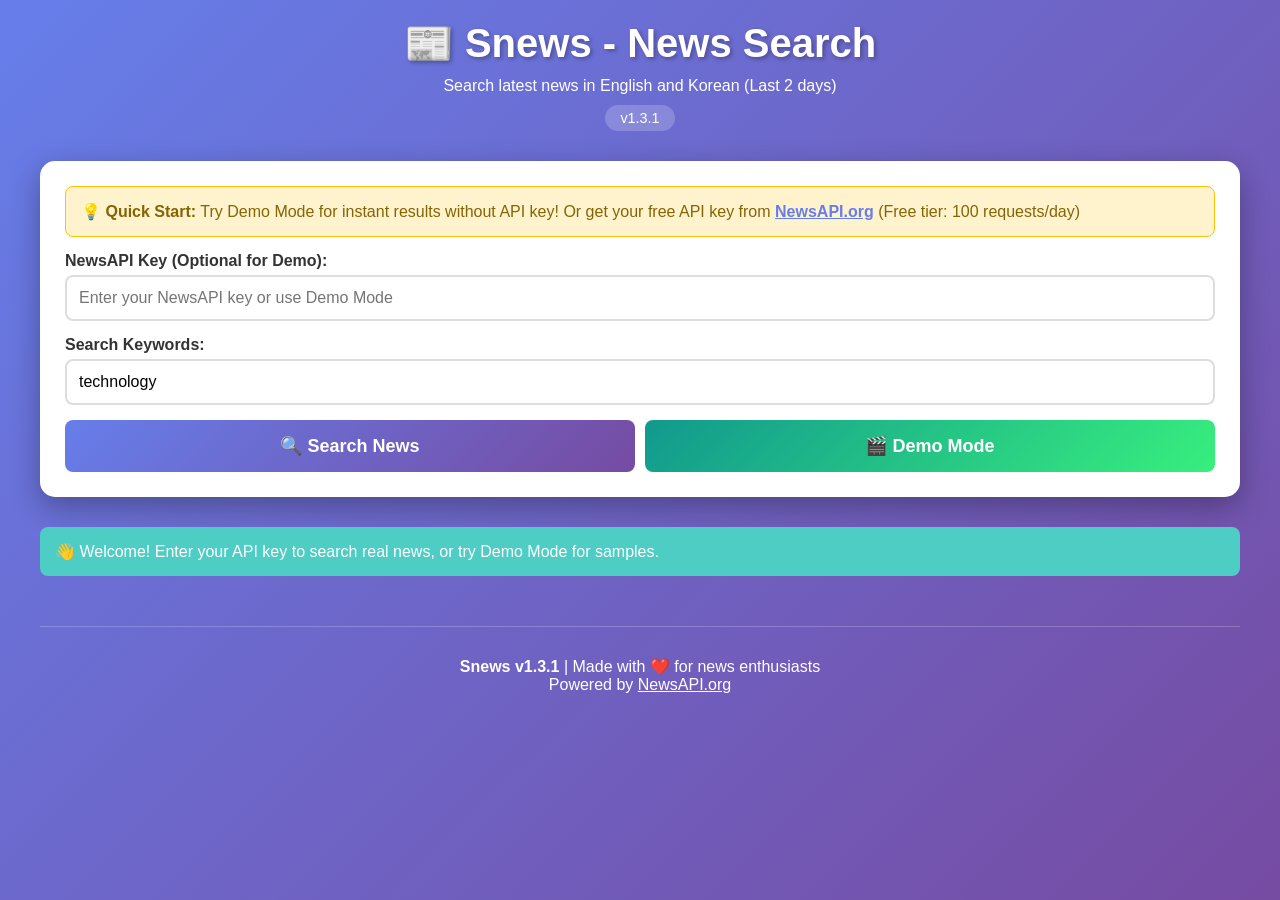
<file: Snews.html>
<!DOCTYPE html>
<!--
    ╔═══════════════════════════════════════════════════════════════╗
    ║                   📰 Snews v1.3.1                              ║
    ║            News Search Web Application                         ║
    ║                                                                ║
    ║  🌐 Single HTML file - All features included!                 ║
    ║  🚀 Just double-click to open in browser                      ║
    ║  ✅ Works offline with Demo Mode                              ║
    ║  🔑 Requires NewsAPI key for real news                        ║
    ║                                                                ║
    ║  📥 Download: github.com/YOUR_USERNAME/YOUR_REPO              ║
    ║  📖 Docs: See README.md                                       ║
    ║  🆓 License: MIT                                               ║
    ║                                                                ║
    ║  Features:                                                     ║
    ║  • Search US & Korean news                                    ║
    ║  • Demo mode (no API key needed)                              ║
    ║  • CORS-enabled for local file access                         ║
    ║  • 100% free NewsAPI plan compatible                          ║
    ║                                                                ║
    ║  Quick Start:                                                  ║
    ║  1. Open this file in browser (double-click)                  ║
    ║  2. Click "Demo Mode" for instant preview                     ║
    ║  3. Or enter API key for real news search                     ║
    ║                                                                ║
    ║  Get free API key: https://newsapi.org/register               ║
    ╚═══════════════════════════════════════════════════════════════╝
-->
<html lang="ko">
<head>
    <meta charset="UTF-8">
    <meta name="viewport" content="width=device-width, initial-scale=1.0">
    <title>News Search - Snews v1.3.1</title>
    <style>
        * {
            margin: 0;
            padding: 0;
            box-sizing: border-box;
        }

        body {
            font-family: 'Segoe UI', Tahoma, Geneva, Verdana, sans-serif;
            background: linear-gradient(135deg, #667eea 0%, #764ba2 100%);
            min-height: 100vh;
            padding: 20px;
        }

        .container {
            max-width: 1200px;
            margin: 0 auto;
        }

        header {
            text-align: center;
            color: white;
            margin-bottom: 30px;
        }

        h1 {
            font-size: 2.5em;
            margin-bottom: 10px;
            text-shadow: 2px 2px 4px rgba(0,0,0,0.3);
        }

        .version {
            display: inline-block;
            background: rgba(255, 255, 255, 0.2);
            padding: 5px 15px;
            border-radius: 20px;
            font-size: 0.9em;
            margin-top: 10px;
            backdrop-filter: blur(10px);
        }

        footer {
            text-align: center;
            color: white;
            padding: 30px 20px;
            margin-top: 50px;
            border-top: 1px solid rgba(255, 255, 255, 0.2);
        }

        footer a {
            color: white;
            text-decoration: underline;
        }

        .search-section {
            background: white;
            padding: 25px;
            border-radius: 15px;
            box-shadow: 0 10px 30px rgba(0,0,0,0.3);
            margin-bottom: 30px;
        }

        .input-group {
            margin-bottom: 15px;
        }

        label {
            display: block;
            margin-bottom: 5px;
            font-weight: 600;
            color: #333;
        }

        input[type="text"], input[type="password"] {
            width: 100%;
            padding: 12px;
            border: 2px solid #ddd;
            border-radius: 8px;
            font-size: 16px;
            transition: border-color 0.3s;
        }

        input[type="text"]:focus, input[type="password"]:focus {
            outline: none;
            border-color: #667eea;
        }

        button {
            width: 100%;
            padding: 15px;
            background: linear-gradient(135deg, #667eea 0%, #764ba2 100%);
            color: white;
            border: none;
            border-radius: 8px;
            font-size: 18px;
            font-weight: 600;
            cursor: pointer;
            transition: transform 0.2s, box-shadow 0.2s;
        }

        button:hover {
            transform: translateY(-2px);
            box-shadow: 0 5px 15px rgba(0,0,0,0.3);
        }

        button:active {
            transform: translateY(0);
        }

        button:disabled {
            opacity: 0.6;
            cursor: not-allowed;
        }

        .news-section {
            margin-bottom: 30px;
        }

        .news-section h2 {
            color: white;
            margin-bottom: 15px;
            font-size: 1.8em;
            text-shadow: 2px 2px 4px rgba(0,0,0,0.3);
        }

        .news-grid {
            display: grid;
            grid-template-columns: repeat(auto-fit, minmax(300px, 1fr));
            gap: 20px;
        }

        .news-card {
            background: white;
            border-radius: 12px;
            overflow: hidden;
            box-shadow: 0 5px 15px rgba(0,0,0,0.2);
            transition: transform 0.3s, box-shadow 0.3s;
        }

        .news-card:hover {
            transform: translateY(-5px);
            box-shadow: 0 10px 25px rgba(0,0,0,0.3);
        }

        .news-image {
            width: 100%;
            height: 200px;
            object-fit: cover;
            background: #f0f0f0;
        }

        .news-content {
            padding: 20px;
        }

        .news-title {
            font-size: 1.2em;
            font-weight: 600;
            margin-bottom: 10px;
            color: #333;
            line-height: 1.4;
        }

        .news-description {
            color: #666;
            margin-bottom: 15px;
            line-height: 1.6;
        }

        .news-meta {
            display: flex;
            justify-content: space-between;
            align-items: center;
            font-size: 0.9em;
            color: #999;
            margin-bottom: 15px;
        }

        .news-source {
            font-weight: 600;
            color: #667eea;
        }

        .news-link {
            display: inline-block;
            padding: 8px 16px;
            background: #667eea;
            color: white;
            text-decoration: none;
            border-radius: 6px;
            transition: background 0.3s;
        }

        .news-link:hover {
            background: #764ba2;
        }

        .loading {
            text-align: center;
            color: white;
            font-size: 1.2em;
            padding: 40px;
        }

        .error {
            background: #ff6b6b;
            color: white;
            padding: 15px;
            border-radius: 8px;
            margin-bottom: 20px;
        }

        .info {
            background: #4ecdc4;
            color: white;
            padding: 15px;
            border-radius: 8px;
            margin-bottom: 20px;
        }

        .api-info {
            background: #fff3cd;
            border: 1px solid #ffc107;
            padding: 15px;
            border-radius: 8px;
            margin-bottom: 15px;
            color: #856404;
        }

        .api-info a {
            color: #667eea;
            font-weight: 600;
        }

        .button-group {
            display: grid;
            grid-template-columns: 1fr 1fr;
            gap: 10px;
        }

        .demo-btn {
            background: linear-gradient(135deg, #11998e 0%, #38ef7d 100%);
        }

        .demo-btn:hover {
            background: linear-gradient(135deg, #0e8273 0%, #2dd46b 100%);
        }

        .demo-badge {
            display: inline-block;
            background: #38ef7d;
            color: white;
            padding: 3px 10px;
            border-radius: 12px;
            font-size: 0.8em;
            margin-left: 10px;
            font-weight: bold;
        }

        @media (max-width: 768px) {
            h1 {
                font-size: 2em;
            }

            .news-grid {
                grid-template-columns: 1fr;
            }
        }
    </style>
</head>
<body>
    <div class="container">
        <header>
            <h1>📰 Snews - News Search</h1>
            <p>Search latest news in English and Korean (Last 2 days)</p>
            <span class="version">v1.3.1</span>
        </header>

        <div class="search-section">
            <div class="api-info">
                <strong>💡 Quick Start:</strong> Try Demo Mode for instant results without API key!
                Or get your free API key from
                <a href="https://newsapi.org/register" target="_blank">NewsAPI.org</a>
                (Free tier: 100 requests/day)
            </div>

            <div class="input-group">
                <label for="apiKey">NewsAPI Key (Optional for Demo):</label>
                <input type="password" id="apiKey" placeholder="Enter your NewsAPI key or use Demo Mode" />
            </div>

            <div class="input-group">
                <label for="searchQuery">Search Keywords:</label>
                <input type="text" id="searchQuery" placeholder="e.g., technology, sports, politics" value="technology" />
            </div>

            <div class="button-group">
                <button id="searchBtn" onclick="searchNews()">🔍 Search News</button>
                <button id="demoBtn" class="demo-btn" onclick="loadDemoNews()">🎬 Demo Mode</button>
            </div>
        </div>

        <div id="message"></div>
        <div id="loading" class="loading" style="display: none;">
            Loading news...
        </div>

        <div id="englishNews" class="news-section" style="display: none;">
            <h2>🇺🇸 English News (2 articles)<span id="demoBadgeEn" class="demo-badge" style="display: none;">DEMO</span></h2>
            <div id="englishGrid" class="news-grid"></div>
        </div>

        <div id="koreanNews" class="news-section" style="display: none;">
            <h2>🇰🇷 Korean News (2 articles)<span id="demoBadgeKo" class="demo-badge" style="display: none;">DEMO</span></h2>
            <div id="koreanGrid" class="news-grid"></div>
        </div>

        <footer>
            <p><strong>Snews v1.3.1</strong> | Made with ❤️ for news enthusiasts</p>
            <p>Powered by <a href="https://newsapi.org" target="_blank">NewsAPI.org</a></p>
        </footer>
    </div>

    <script>
        // Application version
        const APP_VERSION = '1.3.1';
        console.log(`%cSnews v${APP_VERSION}`, 'color: #667eea; font-size: 20px; font-weight: bold;');
        console.log('News Search Web Application - 100% Free Plan Compatible!');
        console.log('Using top-headlines API - Works with ALL free NewsAPI keys!');
        console.log('CORS-enabled for local file access!');

        // Sample demo data
        const demoData = {
            english: [
                {
                    title: "Artificial Intelligence Breakthrough: New Model Achieves Human-Level Performance",
                    description: "Researchers have developed a new AI system that demonstrates remarkable capabilities in understanding and generating human language, marking a significant milestone in the field of artificial intelligence.",
                    url: "https://example.com/ai-breakthrough",
                    urlToImage: "https://images.unsplash.com/photo-1677442136019-21780ecad995?w=800&h=400&fit=crop",
                    publishedAt: new Date(Date.now() - 3600000).toISOString(),
                    source: { name: "Tech News Daily" }
                },
                {
                    title: "Global Climate Summit: Leaders Commit to Net Zero Emissions by 2050",
                    description: "World leaders have gathered at the international climate summit to announce ambitious new targets for reducing carbon emissions and combating climate change.",
                    url: "https://example.com/climate-summit",
                    urlToImage: "https://images.unsplash.com/photo-1569163139394-de4798aa62b6?w=800&h=400&fit=crop",
                    publishedAt: new Date(Date.now() - 7200000).toISOString(),
                    source: { name: "Global News Network" }
                }
            ],
            korean: [
                {
                    title: "한국 IT 기업, 차세대 반도체 기술 개발 성공",
                    description: "국내 주요 IT 기업이 차세대 반도체 기술 개발에 성공하여 글로벌 시장에서의 경쟁력을 한층 강화할 것으로 전망됩니다.",
                    url: "https://example.com/korea-semiconductor",
                    urlToImage: "https://images.unsplash.com/photo-1518770660439-4636190af475?w=800&h=400&fit=crop",
                    publishedAt: new Date(Date.now() - 5400000).toISOString(),
                    source: { name: "한국경제신문" }
                },
                {
                    title: "K-팝 그룹, 빌보드 차트 1위 등극",
                    description: "국내 인기 K-팝 그룹이 최신 앨범으로 빌보드 메인 차트에서 1위를 차지하며 한국 음악의 위상을 다시 한번 증명했습니다.",
                    url: "https://example.com/kpop-billboard",
                    urlToImage: "https://images.unsplash.com/photo-1493225457124-a3eb161ffa5f?w=800&h=400&fit=crop",
                    publishedAt: new Date(Date.now() - 10800000).toISOString(),
                    source: { name: "연예뉴스" }
                }
            ]
        };

        // Save API key to localStorage
        const apiKeyInput = document.getElementById('apiKey');
        const savedApiKey = localStorage.getItem('newsApiKey');
        if (savedApiKey) {
            apiKeyInput.value = savedApiKey;
        }

        apiKeyInput.addEventListener('change', function() {
            localStorage.setItem('newsApiKey', this.value);
        });

        function showMessage(message, type = 'info') {
            const messageDiv = document.getElementById('message');
            messageDiv.innerHTML = `<div class="${type}">${message}</div>`;
            setTimeout(() => {
                messageDiv.innerHTML = '';
            }, 5000);
        }

        function formatDate(dateString) {
            const date = new Date(dateString);
            return date.toLocaleDateString() + ' ' + date.toLocaleTimeString();
        }

        function createNewsCard(article) {
            const publishedDate = new Date(article.publishedAt);
            const imageUrl = article.urlToImage || 'data:image/svg+xml,%3Csvg xmlns="http://www.w3.org/2000/svg" width="400" height="200"%3E%3Crect fill="%23f0f0f0" width="400" height="200"/%3E%3Ctext fill="%23999" x="50%25" y="50%25" dominant-baseline="middle" text-anchor="middle" font-family="sans-serif" font-size="18"%3ENo Image%3C/text%3E%3C/svg%3E';

            return `
                <div class="news-card">
                    <img src="${imageUrl}" alt="${article.title}" class="news-image" onerror="this.src='data:image/svg+xml,%3Csvg xmlns=\\'http://www.w3.org/2000/svg\\' width=\\'400\\' height=\\'200\\'%3E%3Crect fill=\\'%23f0f0f0\\' width=\\'400\\' height=\\'200\\'/%3E%3Ctext fill=\\'%23999\\' x=\\'50%25\\' y=\\'50%25\\' dominant-baseline=\\'middle\\' text-anchor=\\'middle\\' font-family=\\'sans-serif\\' font-size=\\'18\\'%3ENo Image%3C/text%3E%3C/svg%3E'">
                    <div class="news-content">
                        <h3 class="news-title">${article.title}</h3>
                        <div class="news-meta">
                            <span class="news-source">${article.source.name}</span>
                            <span>${formatDate(article.publishedAt)}</span>
                        </div>
                        <p class="news-description">${article.description || 'No description available.'}</p>
                        <a href="${article.url}" target="_blank" class="news-link">Read More →</a>
                    </div>
                </div>
            `;
        }

        // Detect if text contains Korean characters
        function containsKorean(text) {
            if (!text) return false;
            const koreanRegex = /[ㄱ-ㅎ|ㅏ-ㅣ|가-힣]/;
            return koreanRegex.test(text);
        }

        // Separate articles by language
        function separateByLanguage(articles) {
            const english = [];
            const korean = [];

            for (const article of articles) {
                const text = (article.title || '') + ' ' + (article.description || '');
                if (containsKorean(text)) {
                    korean.push(article);
                } else {
                    english.push(article);
                }
            }

            return { english, korean };
        }

        // Demo mode function
        function loadDemoNews() {
            // Show loading
            document.getElementById('loading').style.display = 'block';
            document.getElementById('englishNews').style.display = 'none';
            document.getElementById('koreanNews').style.display = 'none';
            document.getElementById('demoBtn').disabled = true;

            // Simulate loading delay
            setTimeout(() => {
                // Show demo badges
                document.getElementById('demoBadgeEn').style.display = 'inline-block';
                document.getElementById('demoBadgeKo').style.display = 'inline-block';

                // Display English demo news
                const englishGrid = document.getElementById('englishGrid');
                englishGrid.innerHTML = demoData.english
                    .map(article => createNewsCard(article))
                    .join('');
                document.getElementById('englishNews').style.display = 'block';

                // Display Korean demo news
                const koreanGrid = document.getElementById('koreanGrid');
                koreanGrid.innerHTML = demoData.korean
                    .map(article => createNewsCard(article))
                    .join('');
                document.getElementById('koreanNews').style.display = 'block';

                // Hide loading
                document.getElementById('loading').style.display = 'none';
                document.getElementById('demoBtn').disabled = false;

                showMessage('Demo mode: Showing sample news. Get an API key for real-time news!', 'info');
            }, 500);
        }

        async function searchNews() {
            const apiKey = document.getElementById('apiKey').value.trim();
            const query = document.getElementById('searchQuery').value.trim();

            // Check if API key is provided
            if (!apiKey) {
                showMessage('⚠️ Please enter your NewsAPI key to search real news, or click Demo Mode button.', 'error');
                return;
            }

            if (!query) {
                showMessage('⚠️ Please enter a search keyword!', 'error');
                return;
            }

            console.log('Searching for:', query);
            console.log('API Key provided:', apiKey.substring(0, 8) + '...');
            console.log('Using top-headlines API (free plan compatible)');

            // Hide demo badges for real search
            document.getElementById('demoBadgeEn').style.display = 'none';
            document.getElementById('demoBadgeKo').style.display = 'none';

            // Show loading
            document.getElementById('loading').style.display = 'block';
            document.getElementById('englishNews').style.display = 'none';
            document.getElementById('koreanNews').style.display = 'none';
            document.getElementById('searchBtn').disabled = true;

            try {
                // Use top-headlines API which is fully supported in free plan
                // Use CORS proxy to avoid CORS errors when opening HTML file directly
                const corsProxy = 'https://api.allorigins.win/raw?url=';

                // Fetch US news (English)
                const usUrl = `https://newsapi.org/v2/top-headlines?country=us&q=${encodeURIComponent(query)}&pageSize=10&apiKey=${apiKey}`;
                const usProxyUrl = corsProxy + encodeURIComponent(usUrl);
                console.log('Fetching US news...');
                console.log('URL:', usUrl.replace(apiKey, 'API_KEY_HIDDEN'));
                console.log('Using CORS proxy for local file access');

                const usResponse = await fetch(usProxyUrl);
                console.log('US Response status:', usResponse.status, usResponse.statusText);

                if (!usResponse.ok) {
                    const errorData = await usResponse.json().catch(() => ({}));
                    console.error('US API Error Response:', errorData);

                    if (usResponse.status === 401) {
                        throw new Error('❌ Invalid API key. Please check your key and try again.');
                    } else if (usResponse.status === 426) {
                        throw new Error('⚠️ API upgrade required. This should not happen with top-headlines. Please try Demo Mode.');
                    } else if (usResponse.status === 429) {
                        throw new Error('⚠️ API rate limit exceeded (100 requests/day). Try again tomorrow or use Demo Mode.');
                    } else {
                        throw new Error(errorData.message || `API Error ${usResponse.status}: ${usResponse.statusText}`);
                    }
                }

                const usData = await usResponse.json();
                console.log('US API Response:', usData);
                console.log('US articles received:', usData.articles ? usData.articles.length : 0);

                // Fetch KR news (Korean)
                const krUrl = `https://newsapi.org/v2/top-headlines?country=kr&q=${encodeURIComponent(query)}&pageSize=10&apiKey=${apiKey}`;
                const krProxyUrl = corsProxy + encodeURIComponent(krUrl);
                console.log('Fetching KR news...');
                console.log('URL:', krUrl.replace(apiKey, 'API_KEY_HIDDEN'));

                const krResponse = await fetch(krProxyUrl);
                console.log('KR Response status:', krResponse.status, krResponse.statusText);

                if (!krResponse.ok) {
                    const errorData = await krResponse.json().catch(() => ({}));
                    console.error('KR API Error Response:', errorData);
                    // Don't throw error for KR, just log it and continue with US news
                    console.warn('Korean news fetch failed, continuing with English news only');
                }

                const krData = krResponse.ok ? await krResponse.json() : { articles: [] };
                console.log('KR API Response:', krData);
                console.log('KR articles received:', krData.articles ? krData.articles.length : 0);

                const english = usData.articles || [];
                const korean = krData.articles || [];

                console.log('Total - English:', english.length, '| Korean:', korean.length);

                // Display English news
                const englishGrid = document.getElementById('englishGrid');
                if (english.length > 0) {
                    const englishArticles = english.slice(0, 2);
                    console.log('Displaying top 2 English articles');
                    englishGrid.innerHTML = englishArticles
                        .map(article => createNewsCard(article))
                        .join('');
                    document.getElementById('englishNews').style.display = 'block';
                } else {
                    console.warn('No English articles found for query:', query);
                    englishGrid.innerHTML = '<p style="color: white;">No English news found. Try different keywords.</p>';
                    document.getElementById('englishNews').style.display = 'block';
                }

                // Display Korean news
                const koreanGrid = document.getElementById('koreanGrid');
                if (korean.length > 0) {
                    const koreanArticles = korean.slice(0, 2);
                    console.log('Displaying top 2 Korean articles');
                    koreanGrid.innerHTML = koreanArticles
                        .map(article => createNewsCard(article))
                        .join('');
                    document.getElementById('koreanNews').style.display = 'block';
                } else {
                    console.warn('No Korean articles found for query:', query);
                    koreanGrid.innerHTML = '<p style="color: white;">No Korean news found. Try Korean keywords (예: 삼성, 정치).</p>';
                    document.getElementById('koreanNews').style.display = 'block';
                }

                const englishCount = Math.min(english.length, 2);
                const koreanCount = Math.min(korean.length, 2);
                const totalFetched = english.length + korean.length;
                showMessage(`✅ Real News Loaded! ${englishCount} English + ${koreanCount} Korean articles (${totalFetched} total available)`, 'info');
                console.log('✅ Search completed successfully!');

            } catch (error) {
                console.error('Search Error:', error);
                const errorMsg = error.message || 'Unknown error occurred';
                showMessage(`${errorMsg}`, 'error');

                // Show helpful message
                console.log('💡 Tip: If API search fails, you can always try Demo Mode button for sample news.');
            } finally {
                document.getElementById('loading').style.display = 'none';
                document.getElementById('searchBtn').disabled = false;
            }
        }

        // Show welcome message on page load
        window.addEventListener('DOMContentLoaded', function() {
            const savedApiKey = localStorage.getItem('newsApiKey');
            if (!savedApiKey || savedApiKey.trim() === '') {
                console.log('👋 Welcome to Snews!');
                console.log('📌 To get started:');
                console.log('   1. Enter your NewsAPI key and click "Search News" for real news');
                console.log('   2. Or click "Demo Mode" to see sample news without API key');
                console.log('   Get free API key at: https://newsapi.org/register');

                // Show friendly welcome message
                setTimeout(() => {
                    showMessage('👋 Welcome! Enter your API key to search real news, or try Demo Mode for samples.', 'info');
                }, 500);
            } else {
                console.log('✅ API key found. Ready to search real news!');
                showMessage('✅ API key loaded. Enter keywords and click Search News!', 'info');
            }
        });

        // Allow Enter key to trigger search
        document.getElementById('searchQuery').addEventListener('keypress', function(e) {
            if (e.key === 'Enter') {
                searchNews();
            }
        });

        document.getElementById('apiKey').addEventListener('keypress', function(e) {
            if (e.key === 'Enter') {
                searchNews();
            }
        });
    </script>
</body>
</html>
</file>
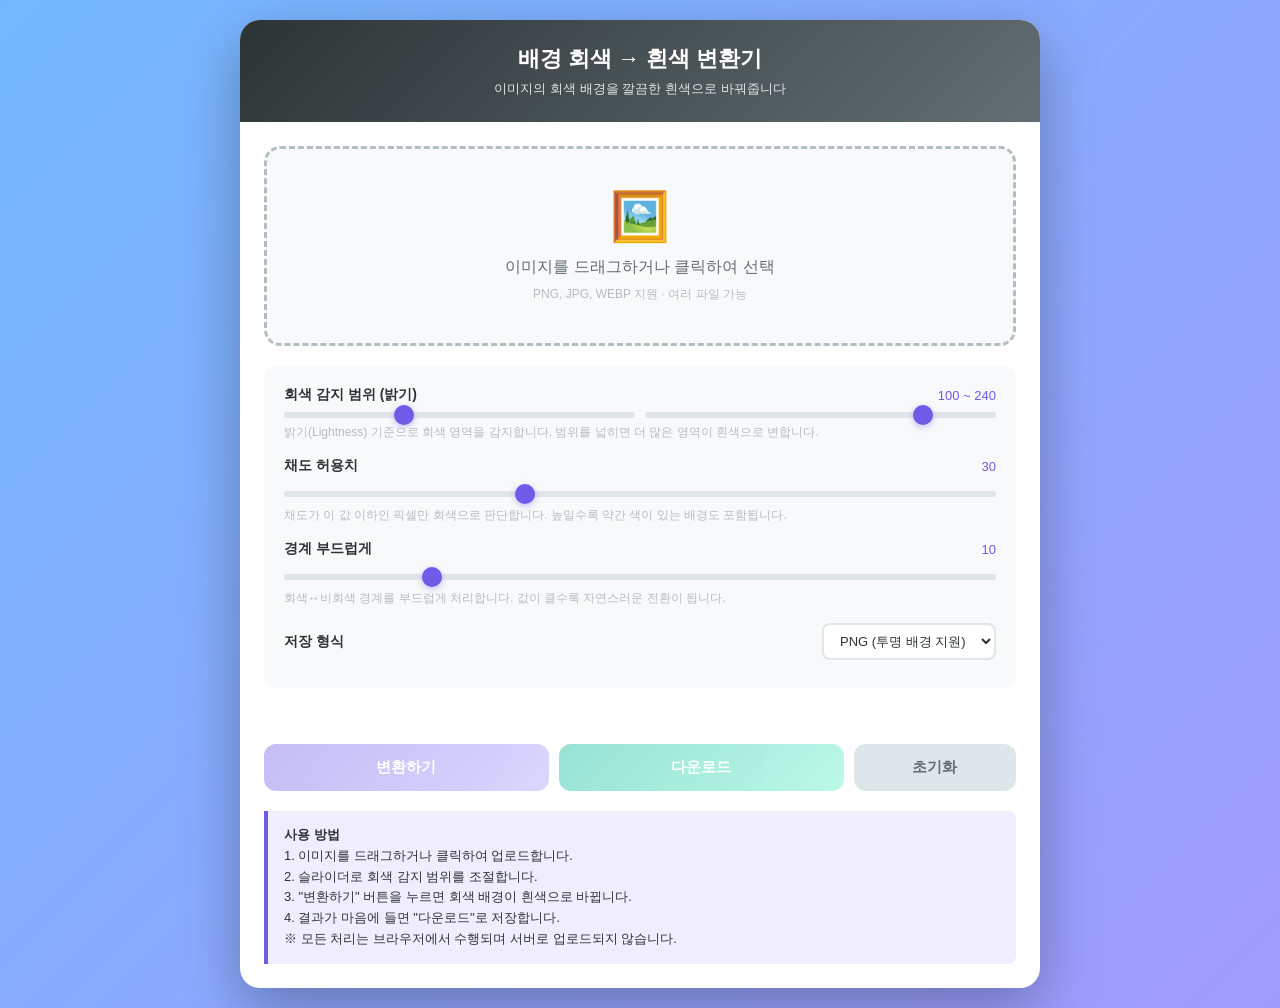
<file: image-analyzer-webapp/gray-to-white.html>
<!DOCTYPE html>
<html lang="ko">
<head>
    <meta charset="UTF-8">
    <meta name="viewport" content="width=device-width, initial-scale=1.0, maximum-scale=1.0, user-scalable=no">
    <title>배경 회색→흰색 변환기</title>
    <style>
        * {
            margin: 0;
            padding: 0;
            box-sizing: border-box;
        }

        body {
            font-family: -apple-system, BlinkMacSystemFont, 'Segoe UI', Roboto, 'Helvetica Neue', Arial, sans-serif;
            background: linear-gradient(135deg, #74b9ff 0%, #a29bfe 100%);
            min-height: 100vh;
            padding: 20px;
        }

        .container {
            max-width: 800px;
            margin: 0 auto;
            background: white;
            border-radius: 20px;
            box-shadow: 0 20px 60px rgba(0, 0, 0, 0.3);
            overflow: hidden;
        }

        .header {
            background: linear-gradient(135deg, #2d3436 0%, #636e72 100%);
            color: white;
            padding: 24px;
            text-align: center;
        }

        .header h1 {
            font-size: 22px;
            margin-bottom: 6px;
        }

        .header p {
            font-size: 13px;
            opacity: 0.85;
        }

        .content {
            padding: 24px;
        }

        .drop-zone {
            border: 3px dashed #b2bec3;
            border-radius: 16px;
            padding: 40px 20px;
            text-align: center;
            cursor: pointer;
            transition: all 0.3s ease;
            background: #f8f9fa;
            margin-bottom: 20px;
        }

        .drop-zone:hover, .drop-zone.dragover {
            border-color: #6c5ce7;
            background: #f0edff;
        }

        .drop-zone-icon {
            font-size: 48px;
            margin-bottom: 12px;
        }

        .drop-zone-text {
            font-size: 16px;
            color: #636e72;
            margin-bottom: 8px;
        }

        .drop-zone-hint {
            font-size: 12px;
            color: #b2bec3;
        }

        .file-input {
            display: none;
        }

        .controls {
            background: #f8f9fa;
            border-radius: 12px;
            padding: 20px;
            margin-bottom: 20px;
        }

        .control-group {
            margin-bottom: 16px;
        }

        .control-group:last-child {
            margin-bottom: 0;
        }

        .control-label {
            font-size: 14px;
            font-weight: 600;
            color: #2d3436;
            margin-bottom: 8px;
            display: flex;
            justify-content: space-between;
            align-items: center;
        }

        .control-value {
            font-weight: 400;
            color: #6c5ce7;
            font-size: 13px;
        }

        .slider {
            width: 100%;
            height: 6px;
            -webkit-appearance: none;
            appearance: none;
            background: #dfe6e9;
            border-radius: 3px;
            outline: none;
        }

        .slider::-webkit-slider-thumb {
            -webkit-appearance: none;
            appearance: none;
            width: 20px;
            height: 20px;
            border-radius: 50%;
            background: #6c5ce7;
            cursor: pointer;
            box-shadow: 0 2px 6px rgba(108, 92, 231, 0.4);
        }

        .slider::-moz-range-thumb {
            width: 20px;
            height: 20px;
            border-radius: 50%;
            background: #6c5ce7;
            cursor: pointer;
            border: none;
            box-shadow: 0 2px 6px rgba(108, 92, 231, 0.4);
        }

        .control-desc {
            font-size: 12px;
            color: #b2bec3;
            margin-top: 6px;
        }

        .btn-row {
            display: flex;
            gap: 10px;
            margin-bottom: 20px;
        }

        .btn {
            flex: 1;
            padding: 14px 20px;
            border: none;
            border-radius: 12px;
            font-size: 15px;
            font-weight: 600;
            cursor: pointer;
            transition: all 0.3s ease;
        }

        .btn:disabled {
            opacity: 0.4;
            cursor: not-allowed;
        }

        .btn-convert {
            background: linear-gradient(135deg, #6c5ce7, #a29bfe);
            color: white;
        }

        .btn-convert:hover:not(:disabled) {
            transform: translateY(-2px);
            box-shadow: 0 6px 20px rgba(108, 92, 231, 0.4);
        }

        .btn-download {
            background: linear-gradient(135deg, #00b894, #55efc4);
            color: white;
        }

        .btn-download:hover:not(:disabled) {
            transform: translateY(-2px);
            box-shadow: 0 6px 20px rgba(0, 184, 148, 0.4);
        }

        .btn-reset {
            background: #dfe6e9;
            color: #636e72;
            flex: 0.5;
        }

        .btn-reset:hover:not(:disabled) {
            background: #b2bec3;
            color: white;
        }

        .preview-area {
            display: none;
            margin-bottom: 20px;
        }

        .preview-row {
            display: flex;
            gap: 12px;
        }

        .preview-box {
            flex: 1;
            border: 2px solid #dfe6e9;
            border-radius: 12px;
            overflow: hidden;
        }

        .preview-title {
            background: #f8f9fa;
            padding: 8px 12px;
            font-size: 13px;
            font-weight: 600;
            color: #636e72;
            text-align: center;
            border-bottom: 1px solid #dfe6e9;
        }

        .preview-img-wrap {
            padding: 8px;
            display: flex;
            align-items: center;
            justify-content: center;
            min-height: 200px;
            background: repeating-conic-gradient(#f0f0f0 0% 25%, #fff 0% 50%) 50% / 16px 16px;
        }

        .preview-img-wrap canvas,
        .preview-img-wrap img {
            max-width: 100%;
            max-height: 350px;
            object-fit: contain;
        }

        .progress-bar-wrap {
            display: none;
            background: #dfe6e9;
            border-radius: 8px;
            height: 8px;
            margin-bottom: 20px;
            overflow: hidden;
        }

        .progress-bar {
            height: 100%;
            background: linear-gradient(90deg, #6c5ce7, #a29bfe);
            border-radius: 8px;
            width: 0%;
            transition: width 0.3s ease;
        }

        .status-text {
            text-align: center;
            font-size: 13px;
            color: #636e72;
            margin-bottom: 16px;
            min-height: 20px;
        }

        .info-box {
            background: #f0edff;
            border-left: 4px solid #6c5ce7;
            border-radius: 0 8px 8px 0;
            padding: 14px 16px;
            font-size: 13px;
            color: #2d3436;
            line-height: 1.6;
        }

        .format-select {
            padding: 8px 12px;
            border: 2px solid #dfe6e9;
            border-radius: 8px;
            font-size: 13px;
            background: white;
            color: #2d3436;
            outline: none;
            cursor: pointer;
        }

        .format-select:focus {
            border-color: #6c5ce7;
        }

        .file-list {
            display: none;
            margin-bottom: 16px;
        }

        .file-item {
            display: flex;
            align-items: center;
            justify-content: space-between;
            padding: 10px 14px;
            background: #f8f9fa;
            border-radius: 8px;
            margin-bottom: 6px;
            font-size: 13px;
        }

        .file-item-name {
            color: #2d3436;
            font-weight: 500;
            overflow: hidden;
            text-overflow: ellipsis;
            white-space: nowrap;
            max-width: 60%;
        }

        .file-item-size {
            color: #b2bec3;
            font-size: 12px;
        }

        .file-item-status {
            font-size: 12px;
            font-weight: 600;
        }

        .file-item-status.done {
            color: #00b894;
        }

        .file-item-status.processing {
            color: #6c5ce7;
        }

        .file-item-status.waiting {
            color: #b2bec3;
        }

        .batch-info {
            text-align: center;
            font-size: 12px;
            color: #b2bec3;
            margin-top: 8px;
        }

        @media (max-width: 600px) {
            body {
                padding: 10px;
            }

            .preview-row {
                flex-direction: column;
            }

            .header h1 {
                font-size: 18px;
            }

            .btn-row {
                flex-direction: column;
            }

            .btn-reset {
                flex: 1;
            }
        }
    </style>
</head>
<body>
    <div class="container">
        <div class="header">
            <h1>배경 회색 → 흰색 변환기</h1>
            <p>이미지의 회색 배경을 깔끔한 흰색으로 바꿔줍니다</p>
        </div>
        <div class="content">
            <div class="drop-zone" id="dropZone">
                <div class="drop-zone-icon">🖼️</div>
                <div class="drop-zone-text">이미지를 드래그하거나 클릭하여 선택</div>
                <div class="drop-zone-hint">PNG, JPG, WEBP 지원 · 여러 파일 가능</div>
            </div>
            <input type="file" class="file-input" id="fileInput" accept="image/png,image/jpeg,image/webp" multiple>

            <div class="file-list" id="fileList"></div>

            <div class="controls">
                <div class="control-group">
                    <div class="control-label">
                        <span>회색 감지 범위 (밝기)</span>
                        <span class="control-value" id="thresholdValue">100 ~ 240</span>
                    </div>
                    <div style="display:flex;gap:10px;align-items:center;">
                        <input type="range" class="slider" id="thresholdMin" min="50" max="200" value="100">
                        <input type="range" class="slider" id="thresholdMax" min="180" max="254" value="240">
                    </div>
                    <div class="control-desc">밝기(Lightness) 기준으로 회색 영역을 감지합니다. 범위를 넓히면 더 많은 영역이 흰색으로 변합니다.</div>
                </div>
                <div class="control-group">
                    <div class="control-label">
                        <span>채도 허용치</span>
                        <span class="control-value" id="satValue">30</span>
                    </div>
                    <input type="range" class="slider" id="satThreshold" min="5" max="80" value="30">
                    <div class="control-desc">채도가 이 값 이하인 픽셀만 회색으로 판단합니다. 높일수록 약간 색이 있는 배경도 포함됩니다.</div>
                </div>
                <div class="control-group">
                    <div class="control-label">
                        <span>경계 부드럽게</span>
                        <span class="control-value" id="featherValue">10</span>
                    </div>
                    <input type="range" class="slider" id="featherRange" min="0" max="50" value="10">
                    <div class="control-desc">회색↔비회색 경계를 부드럽게 처리합니다. 값이 클수록 자연스러운 전환이 됩니다.</div>
                </div>
                <div class="control-group">
                    <div class="control-label">
                        <span>저장 형식</span>
                        <select class="format-select" id="formatSelect">
                            <option value="png">PNG (투명 배경 지원)</option>
                            <option value="jpeg">JPG (작은 파일 크기)</option>
                            <option value="webp">WebP (최적화)</option>
                        </select>
                    </div>
                </div>
            </div>

            <div class="progress-bar-wrap" id="progressWrap">
                <div class="progress-bar" id="progressBar"></div>
            </div>
            <div class="status-text" id="statusText"></div>

            <div class="btn-row">
                <button class="btn btn-convert" id="btnConvert" disabled>변환하기</button>
                <button class="btn btn-download" id="btnDownload" disabled>다운로드</button>
                <button class="btn btn-reset" id="btnReset">초기화</button>
            </div>

            <div class="preview-area" id="previewArea">
                <div class="preview-row">
                    <div class="preview-box">
                        <div class="preview-title">원본</div>
                        <div class="preview-img-wrap" id="originalPreview"></div>
                    </div>
                    <div class="preview-box">
                        <div class="preview-title">변환 결과</div>
                        <div class="preview-img-wrap" id="resultPreview"></div>
                    </div>
                </div>
                <div class="batch-info" id="batchInfo"></div>
            </div>

            <div class="info-box">
                <strong>사용 방법</strong><br>
                1. 이미지를 드래그하거나 클릭하여 업로드합니다.<br>
                2. 슬라이더로 회색 감지 범위를 조절합니다.<br>
                3. "변환하기" 버튼을 누르면 회색 배경이 흰색으로 바뀝니다.<br>
                4. 결과가 마음에 들면 "다운로드"로 저장합니다.<br>
                ※ 모든 처리는 브라우저에서 수행되며 서버로 업로드되지 않습니다.
            </div>
        </div>
    </div>

    <script>
        const dropZone = document.getElementById('dropZone');
        const fileInput = document.getElementById('fileInput');
        const fileListEl = document.getElementById('fileList');
        const btnConvert = document.getElementById('btnConvert');
        const btnDownload = document.getElementById('btnDownload');
        const btnReset = document.getElementById('btnReset');
        const previewArea = document.getElementById('previewArea');
        const originalPreview = document.getElementById('originalPreview');
        const resultPreview = document.getElementById('resultPreview');
        const progressWrap = document.getElementById('progressWrap');
        const progressBar = document.getElementById('progressBar');
        const statusText = document.getElementById('statusText');
        const thresholdMin = document.getElementById('thresholdMin');
        const thresholdMax = document.getElementById('thresholdMax');
        const thresholdValue = document.getElementById('thresholdValue');
        const satThreshold = document.getElementById('satThreshold');
        const satValue = document.getElementById('satValue');
        const featherRange = document.getElementById('featherRange');
        const featherValue = document.getElementById('featherValue');
        const formatSelect = document.getElementById('formatSelect');
        const batchInfo = document.getElementById('batchInfo');

        let loadedFiles = [];
        let resultBlobs = [];
        let currentPreviewIndex = 0;

        // Slider updates
        thresholdMin.addEventListener('input', () => {
            if (parseInt(thresholdMin.value) >= parseInt(thresholdMax.value)) {
                thresholdMin.value = parseInt(thresholdMax.value) - 1;
            }
            thresholdValue.textContent = `${thresholdMin.value} ~ ${thresholdMax.value}`;
        });
        thresholdMax.addEventListener('input', () => {
            if (parseInt(thresholdMax.value) <= parseInt(thresholdMin.value)) {
                thresholdMax.value = parseInt(thresholdMin.value) + 1;
            }
            thresholdValue.textContent = `${thresholdMin.value} ~ ${thresholdMax.value}`;
        });
        satThreshold.addEventListener('input', () => {
            satValue.textContent = satThreshold.value;
        });
        featherRange.addEventListener('input', () => {
            featherValue.textContent = featherRange.value;
        });

        // Drop zone
        dropZone.addEventListener('click', () => fileInput.click());
        dropZone.addEventListener('dragover', (e) => {
            e.preventDefault();
            dropZone.classList.add('dragover');
        });
        dropZone.addEventListener('dragleave', () => {
            dropZone.classList.remove('dragover');
        });
        dropZone.addEventListener('drop', (e) => {
            e.preventDefault();
            dropZone.classList.remove('dragover');
            handleFiles(e.dataTransfer.files);
        });
        fileInput.addEventListener('change', () => {
            handleFiles(fileInput.files);
        });

        function handleFiles(files) {
            loadedFiles = [];
            resultBlobs = [];
            for (const f of files) {
                if (f.type.startsWith('image/')) {
                    loadedFiles.push(f);
                }
            }
            if (loadedFiles.length === 0) {
                statusText.textContent = '지원되는 이미지 파일이 없습니다.';
                return;
            }
            renderFileList();
            btnConvert.disabled = false;
            btnDownload.disabled = true;
            previewArea.style.display = 'none';
            statusText.textContent = `${loadedFiles.length}개 파일이 준비되었습니다.`;
        }

        function renderFileList() {
            fileListEl.style.display = 'block';
            fileListEl.innerHTML = loadedFiles.map((f, i) => `
                <div class="file-item" id="fileItem${i}">
                    <span class="file-item-name">${f.name}</span>
                    <span class="file-item-size">${formatSize(f.size)}</span>
                    <span class="file-item-status waiting" id="fileStatus${i}">대기</span>
                </div>
            `).join('');
        }

        function formatSize(bytes) {
            if (bytes < 1024) return bytes + ' B';
            if (bytes < 1048576) return (bytes / 1024).toFixed(1) + ' KB';
            return (bytes / 1048576).toFixed(1) + ' MB';
        }

        // Convert
        btnConvert.addEventListener('click', async () => {
            if (loadedFiles.length === 0) return;
            btnConvert.disabled = true;
            btnDownload.disabled = true;
            resultBlobs = [];
            progressWrap.style.display = 'block';
            progressBar.style.width = '0%';

            const tMin = parseInt(thresholdMin.value);
            const tMax = parseInt(thresholdMax.value);
            const sat = parseInt(satThreshold.value);
            const feather = parseInt(featherRange.value);

            for (let i = 0; i < loadedFiles.length; i++) {
                const fileStatusEl = document.getElementById(`fileStatus${i}`);
                fileStatusEl.textContent = '처리 중...';
                fileStatusEl.className = 'file-item-status processing';
                statusText.textContent = `(${i + 1}/${loadedFiles.length}) ${loadedFiles[i].name} 처리 중...`;

                try {
                    const blob = await processImage(loadedFiles[i], tMin, tMax, sat, feather, (p) => {
                        const total = ((i + p) / loadedFiles.length) * 100;
                        progressBar.style.width = total + '%';
                    });
                    resultBlobs.push({ blob, name: loadedFiles[i].name });
                    fileStatusEl.textContent = '완료';
                    fileStatusEl.className = 'file-item-status done';
                } catch (err) {
                    fileStatusEl.textContent = '오류';
                    fileStatusEl.className = 'file-item-status';
                    fileStatusEl.style.color = '#d63031';
                    console.error(err);
                }
            }

            progressBar.style.width = '100%';
            statusText.textContent = `${resultBlobs.length}개 파일 변환 완료!`;

            if (resultBlobs.length > 0) {
                btnDownload.disabled = false;
                currentPreviewIndex = 0;
                showPreview(0);
            }

            btnConvert.disabled = false;
        });

        function showPreview(index) {
            if (index < 0 || index >= loadedFiles.length) return;
            previewArea.style.display = 'block';

            // Original
            originalPreview.innerHTML = '';
            const origImg = document.createElement('img');
            origImg.src = URL.createObjectURL(loadedFiles[index]);
            originalPreview.appendChild(origImg);

            // Result
            resultPreview.innerHTML = '';
            if (resultBlobs[index]) {
                const resImg = document.createElement('img');
                resImg.src = URL.createObjectURL(resultBlobs[index].blob);
                resultPreview.appendChild(resImg);
            }

            if (loadedFiles.length > 1) {
                batchInfo.textContent = `${index + 1} / ${loadedFiles.length} — 미리보기를 클릭하면 다음 파일`;
                batchInfo.style.cursor = 'pointer';
                batchInfo.onclick = () => {
                    currentPreviewIndex = (currentPreviewIndex + 1) % loadedFiles.length;
                    showPreview(currentPreviewIndex);
                };
            } else {
                batchInfo.textContent = '';
            }
        }

        function processImage(file, tMin, tMax, sat, feather, onProgress) {
            return new Promise((resolve, reject) => {
                const img = new Image();
                img.onload = () => {
                    const canvas = document.createElement('canvas');
                    canvas.width = img.width;
                    canvas.height = img.height;
                    const ctx = canvas.getContext('2d');
                    ctx.drawImage(img, 0, 0);

                    const imageData = ctx.getImageData(0, 0, canvas.width, canvas.height);
                    const data = imageData.data;
                    const total = data.length / 4;

                    // Process in chunks to avoid blocking UI
                    const chunkSize = 50000;
                    let offset = 0;

                    function processChunk() {
                        const end = Math.min(offset + chunkSize, total);
                        for (let i = offset; i < end; i++) {
                            const idx = i * 4;
                            const r = data[idx];
                            const g = data[idx + 1];
                            const b = data[idx + 2];

                            // Convert to HSL-like check
                            const max = Math.max(r, g, b);
                            const min = Math.min(r, g, b);
                            const lightness = (max + min) / 2;
                            const delta = max - min;
                            const saturation = delta === 0 ? 0 : (delta / (255 - Math.abs(2 * lightness - 255))) * 100;

                            if (lightness >= tMin && lightness <= tMax && saturation <= sat) {
                                // This pixel is "gray" — determine blend factor
                                if (feather > 0) {
                                    // Distance from threshold edges for smooth blending
                                    const distFromMin = lightness - tMin;
                                    const distFromMax = tMax - lightness;
                                    const distFromSat = sat - saturation;
                                    const edgeDist = Math.min(distFromMin, distFromMax, distFromSat);
                                    const blend = Math.min(1, edgeDist / feather);

                                    data[idx] = Math.round(r + (255 - r) * blend);
                                    data[idx + 1] = Math.round(g + (255 - g) * blend);
                                    data[idx + 2] = Math.round(b + (255 - b) * blend);
                                } else {
                                    data[idx] = 255;
                                    data[idx + 1] = 255;
                                    data[idx + 2] = 255;
                                }
                            }
                        }

                        offset = end;
                        onProgress(offset / total);

                        if (offset < total) {
                            requestAnimationFrame(processChunk);
                        } else {
                            ctx.putImageData(imageData, 0, 0);
                            const fmt = formatSelect.value;
                            const mime = fmt === 'jpeg' ? 'image/jpeg' : fmt === 'webp' ? 'image/webp' : 'image/png';
                            const quality = fmt === 'png' ? undefined : 0.92;
                            canvas.toBlob((blob) => {
                                resolve(blob);
                            }, mime, quality);
                        }
                    }

                    processChunk();
                };
                img.onerror = () => reject(new Error('이미지 로드 실패'));
                img.src = URL.createObjectURL(file);
            });
        }

        // Download
        btnDownload.addEventListener('click', () => {
            if (resultBlobs.length === 0) return;

            const fmt = formatSelect.value;
            const ext = fmt === 'jpeg' ? 'jpg' : fmt;

            if (resultBlobs.length === 1) {
                const { blob, name } = resultBlobs[0];
                downloadBlob(blob, replaceExt(name, ext));
            } else {
                resultBlobs.forEach(({ blob, name }) => {
                    downloadBlob(blob, replaceExt(name, ext));
                });
            }
        });

        function replaceExt(filename, ext) {
            const dot = filename.lastIndexOf('.');
            const base = dot !== -1 ? filename.substring(0, dot) : filename;
            return `${base}_white.${ext}`;
        }

        function downloadBlob(blob, filename) {
            const a = document.createElement('a');
            a.href = URL.createObjectURL(blob);
            a.download = filename;
            document.body.appendChild(a);
            a.click();
            document.body.removeChild(a);
        }

        // Reset
        btnReset.addEventListener('click', () => {
            loadedFiles = [];
            resultBlobs = [];
            fileInput.value = '';
            fileListEl.style.display = 'none';
            fileListEl.innerHTML = '';
            previewArea.style.display = 'none';
            originalPreview.innerHTML = '';
            resultPreview.innerHTML = '';
            progressWrap.style.display = 'none';
            progressBar.style.width = '0%';
            statusText.textContent = '';
            btnConvert.disabled = true;
            btnDownload.disabled = true;
            batchInfo.textContent = '';
        });
    </script>
</body>
</html>
</file>
